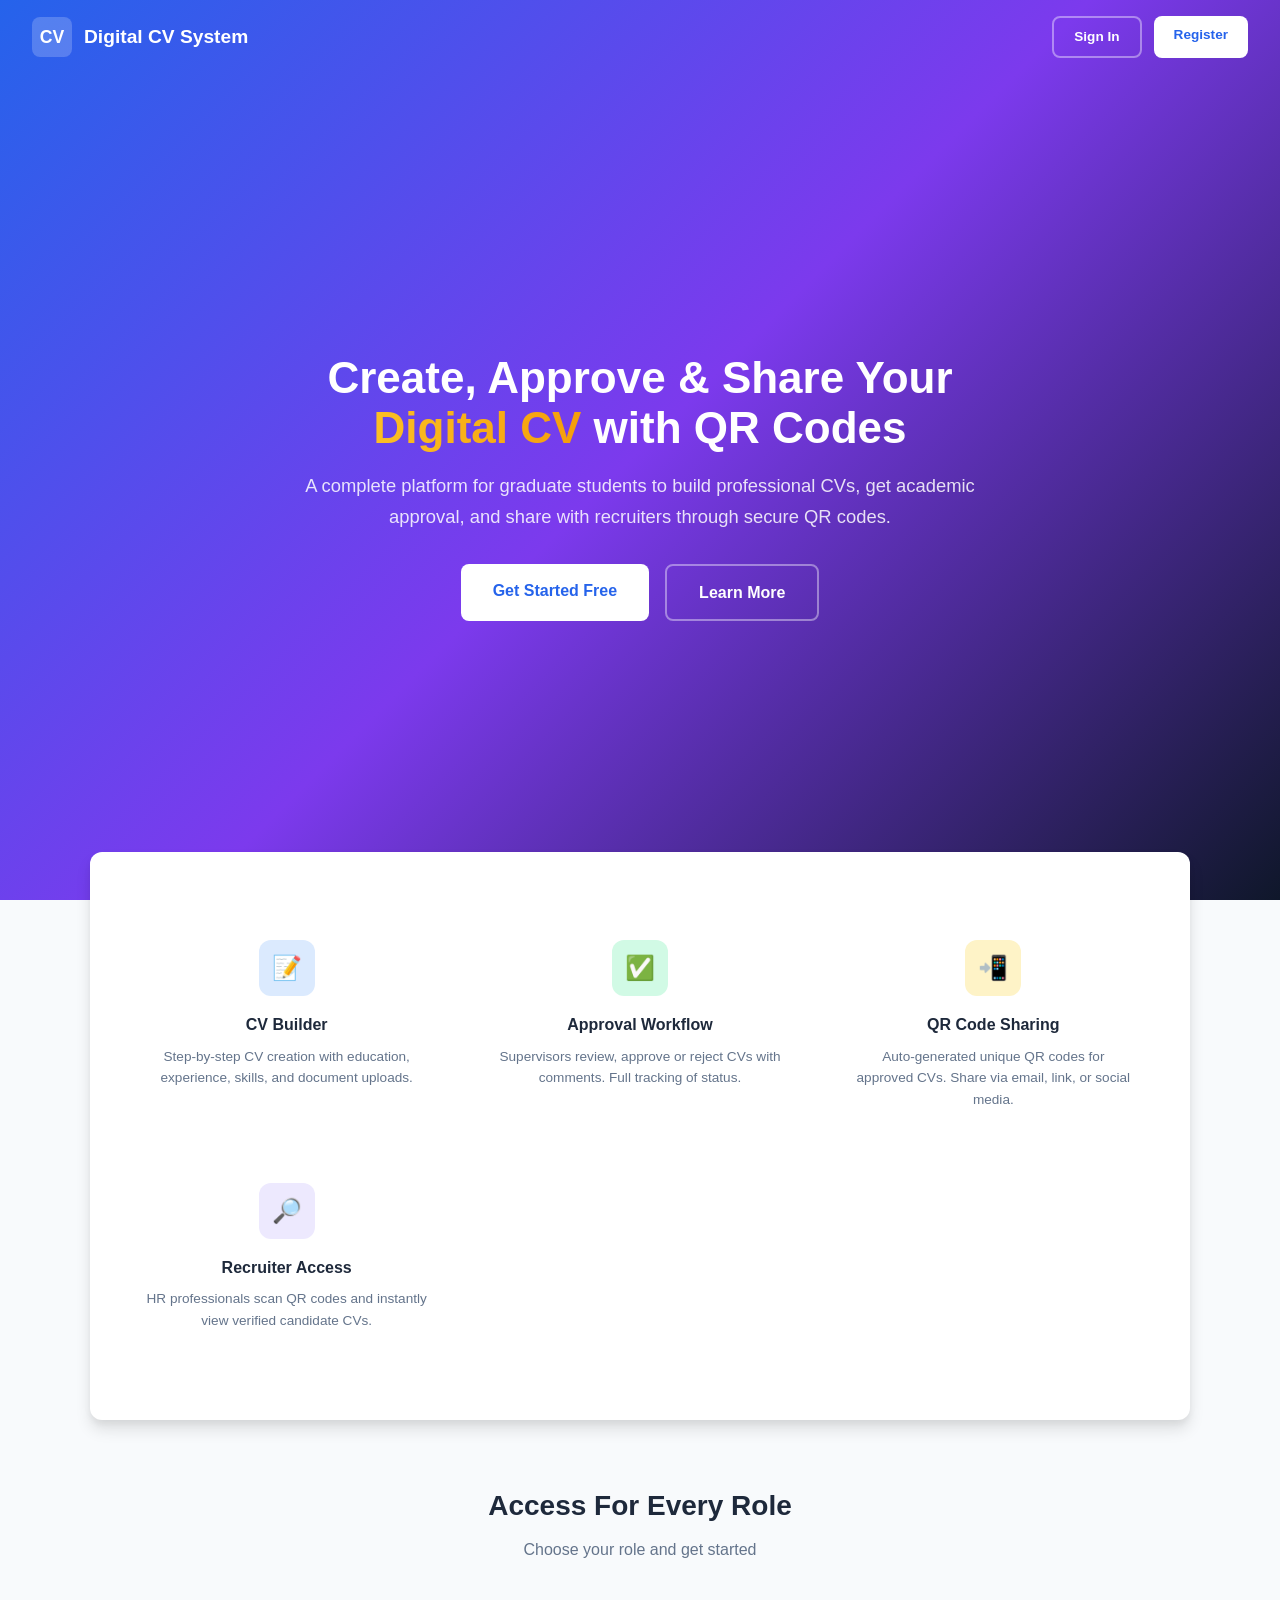
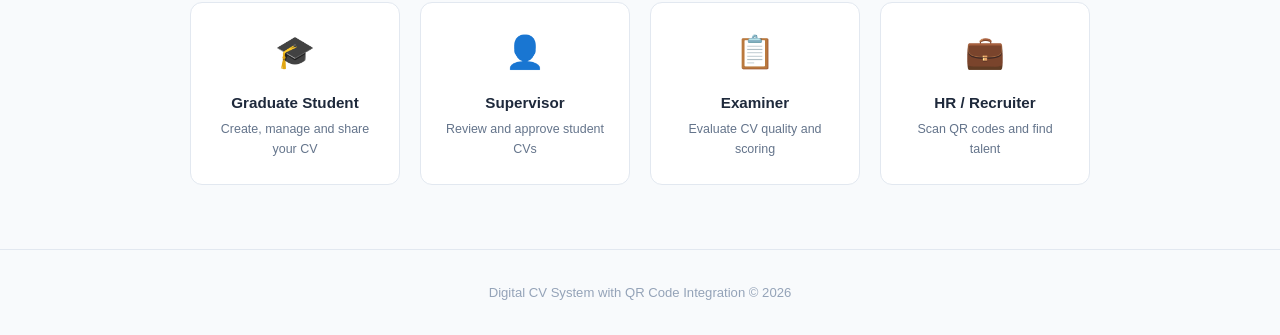
<file: index.html>
<!DOCTYPE html>
<html lang="en">
<head>
  <meta charset="UTF-8">
  <meta name="viewport" content="width=device-width, initial-scale=1.0">
  <title>Digital CV System - QR Code Integration</title>
  <link rel="stylesheet" href="css/style.css">
  <style>
    .hero {
      min-height: 100vh;
      background: linear-gradient(135deg, var(--primary) 0%, #7c3aed 50%, var(--secondary) 100%);
      color: var(--white);
      display: flex;
      flex-direction: column;
    }
    .hero-nav {
      display: flex;
      align-items: center;
      justify-content: space-between;
      padding: 1rem 2rem;
    }
    .hero-nav .brand {
      display: flex;
      align-items: center;
      gap: 0.75rem;
      font-size: 1.2rem;
      font-weight: 700;
    }
    .hero-nav .brand .logo-icon {
      width: 40px;
      height: 40px;
      background: rgba(255,255,255,0.2);
      border-radius: var(--radius);
      display: flex;
      align-items: center;
      justify-content: center;
      font-size: 1.1rem;
    }
    .hero-body {
      flex: 1;
      display: flex;
      align-items: center;
      justify-content: center;
      padding: 2rem;
    }
    .hero-content {
      max-width: 700px;
      text-align: center;
    }
    .hero-content h1 {
      font-size: 2.75rem;
      font-weight: 800;
      margin-bottom: 1rem;
      line-height: 1.15;
    }
    .hero-content h1 span {
      background: linear-gradient(90deg, #fbbf24, #f59e0b);
      background-clip: text;
      -webkit-background-clip: text;
      -webkit-text-fill-color: transparent;
    }
    .hero-content p {
      font-size: 1.15rem;
      opacity: 0.85;
      margin-bottom: 2rem;
      line-height: 1.7;
    }
    .hero-actions {
      display: flex;
      gap: 1rem;
      justify-content: center;
      flex-wrap: wrap;
    }
    .btn-hero {
      padding: 0.85rem 2rem;
      font-size: 1rem;
      font-weight: 600;
      border-radius: var(--radius);
      border: none;
      cursor: pointer;
      transition: var(--transition);
    }
    .btn-hero-primary {
      background: var(--white);
      color: var(--primary);
    }
    .btn-hero-primary:hover {
      transform: translateY(-2px);
      box-shadow: 0 8px 25px rgba(0,0,0,0.2);
    }
    .btn-hero-outline {
      background: transparent;
      color: var(--white);
      border: 2px solid rgba(255,255,255,0.4);
    }
    .btn-hero-outline:hover {
      background: rgba(255,255,255,0.1);
      border-color: rgba(255,255,255,0.7);
    }
    .features {
      display: grid;
      grid-template-columns: repeat(auto-fit, minmax(280px, 1fr));
      gap: 1.5rem;
      padding: 4rem 2rem;
      max-width: 1100px;
      margin: 0 auto;
      background: var(--white);
      border-radius: var(--radius-lg);
      box-shadow: var(--shadow-lg);
      margin-top: -3rem;
      position: relative;
      z-index: 10;
    }
    .feature-card {
      text-align: center;
      padding: 1.5rem;
    }
    .feature-card .feature-icon {
      width: 56px;
      height: 56px;
      border-radius: var(--radius-lg);
      display: inline-flex;
      align-items: center;
      justify-content: center;
      font-size: 1.5rem;
      margin-bottom: 1rem;
    }
    .feature-card h3 {
      font-size: 1rem;
      font-weight: 600;
      color: var(--gray-800);
      margin-bottom: 0.5rem;
    }
    .feature-card p {
      font-size: 0.85rem;
      color: var(--gray-500);
      line-height: 1.6;
    }
    .roles-section {
      padding: 4rem 2rem;
      text-align: center;
    }
    .roles-section h2 {
      font-size: 1.75rem;
      font-weight: 700;
      color: var(--gray-800);
      margin-bottom: 0.5rem;
    }
    .roles-section > p {
      color: var(--gray-500);
      margin-bottom: 2.5rem;
    }
    .roles-grid {
      display: grid;
      grid-template-columns: repeat(auto-fit, minmax(200px, 1fr));
      gap: 1.25rem;
      max-width: 900px;
      margin: 0 auto;
    }
    .role-card {
      background: var(--white);
      border: 1px solid var(--gray-200);
      border-radius: var(--radius-lg);
      padding: 1.5rem;
      transition: var(--transition);
      cursor: pointer;
    }
    .role-card:hover {
      border-color: var(--primary);
      box-shadow: var(--shadow-md);
      transform: translateY(-2px);
    }
    .role-card .role-icon {
      font-size: 2rem;
      margin-bottom: 0.75rem;
    }
    .role-card h4 {
      font-size: 0.95rem;
      font-weight: 600;
      color: var(--gray-800);
      margin-bottom: 0.35rem;
    }
    .role-card p {
      font-size: 0.78rem;
      color: var(--gray-500);
    }
    footer {
      text-align: center;
      padding: 2rem;
      font-size: 0.82rem;
      color: var(--gray-400);
      border-top: 1px solid var(--gray-200);
    }
    @media (max-width: 768px) {
      .hero-content h1 { font-size: 1.75rem; }
      .hero-content p { font-size: 0.95rem; }
      .features { margin-top: -1.5rem; padding: 2rem 1rem; }
    }
  </style>
</head>
<body>
  <div class="hero">
    <nav class="hero-nav">
      <div class="brand">
        <div class="logo-icon">CV</div>
        Digital CV System
      </div>
      <div style="display:flex;gap:0.75rem;">
        <a href="login.html" class="btn-hero btn-hero-outline" style="padding:0.5rem 1.25rem;font-size:0.85rem;">Sign In</a>
        <a href="register.html" class="btn-hero btn-hero-primary" style="padding:0.5rem 1.25rem;font-size:0.85rem;">Register</a>
      </div>
    </nav>
    <div class="hero-body">
      <div class="hero-content">
        <h1>Create, Approve &amp; Share Your <span>Digital CV</span> with QR Codes</h1>
        <p>A complete platform for graduate students to build professional CVs, get academic approval, and share with recruiters through secure QR codes.</p>
        <div class="hero-actions">
          <a href="register.html" class="btn-hero btn-hero-primary">Get Started Free</a>
          <a href="#features" class="btn-hero btn-hero-outline">Learn More</a>
        </div>
      </div>
    </div>
  </div>

  <section id="features" style="padding:0 2rem;">
    <div class="features">
      <div class="feature-card">
        <div class="feature-icon" style="background:var(--primary-light);color:var(--primary);">&#128221;</div>
        <h3>CV Builder</h3>
        <p>Step-by-step CV creation with education, experience, skills, and document uploads.</p>
      </div>
      <div class="feature-card">
        <div class="feature-icon" style="background:#d1fae5;color:var(--success);">&#9989;</div>
        <h3>Approval Workflow</h3>
        <p>Supervisors review, approve or reject CVs with comments. Full tracking of status.</p>
      </div>
      <div class="feature-card">
        <div class="feature-icon" style="background:#fef3c7;color:var(--warning);">&#128242;</div>
        <h3>QR Code Sharing</h3>
        <p>Auto-generated unique QR codes for approved CVs. Share via email, link, or social media.</p>
      </div>
      <div class="feature-card">
        <div class="feature-icon" style="background:#ede9fe;color:#7c3aed;">&#128270;</div>
        <h3>Recruiter Access</h3>
        <p>HR professionals scan QR codes and instantly view verified candidate CVs.</p>
      </div>
    </div>
  </section>

  <section class="roles-section">
    <h2>Access For Every Role</h2>
    <p>Choose your role and get started</p>
    <div class="roles-grid">
      <a href="register.html" class="role-card" style="text-decoration:none;">
        <div class="role-icon">&#127891;</div>
        <h4>Graduate Student</h4>
        <p>Create, manage and share your CV</p>
      </a>
      <a href="register.html" class="role-card" style="text-decoration:none;">
        <div class="role-icon">&#128100;</div>
        <h4>Supervisor</h4>
        <p>Review and approve student CVs</p>
      </a>
      <a href="register.html" class="role-card" style="text-decoration:none;">
        <div class="role-icon">&#128203;</div>
        <h4>Examiner</h4>
        <p>Evaluate CV quality and scoring</p>
      </a>
      <a href="register.html" class="role-card" style="text-decoration:none;">
        <div class="role-icon">&#128188;</div>
        <h4>HR / Recruiter</h4>
        <p>Scan QR codes and find talent</p>
      </a>
    </div>
  </section>

  <footer>
    Digital CV System with QR Code Integration &copy; 2026
  </footer>
</body>
</html>
</file>
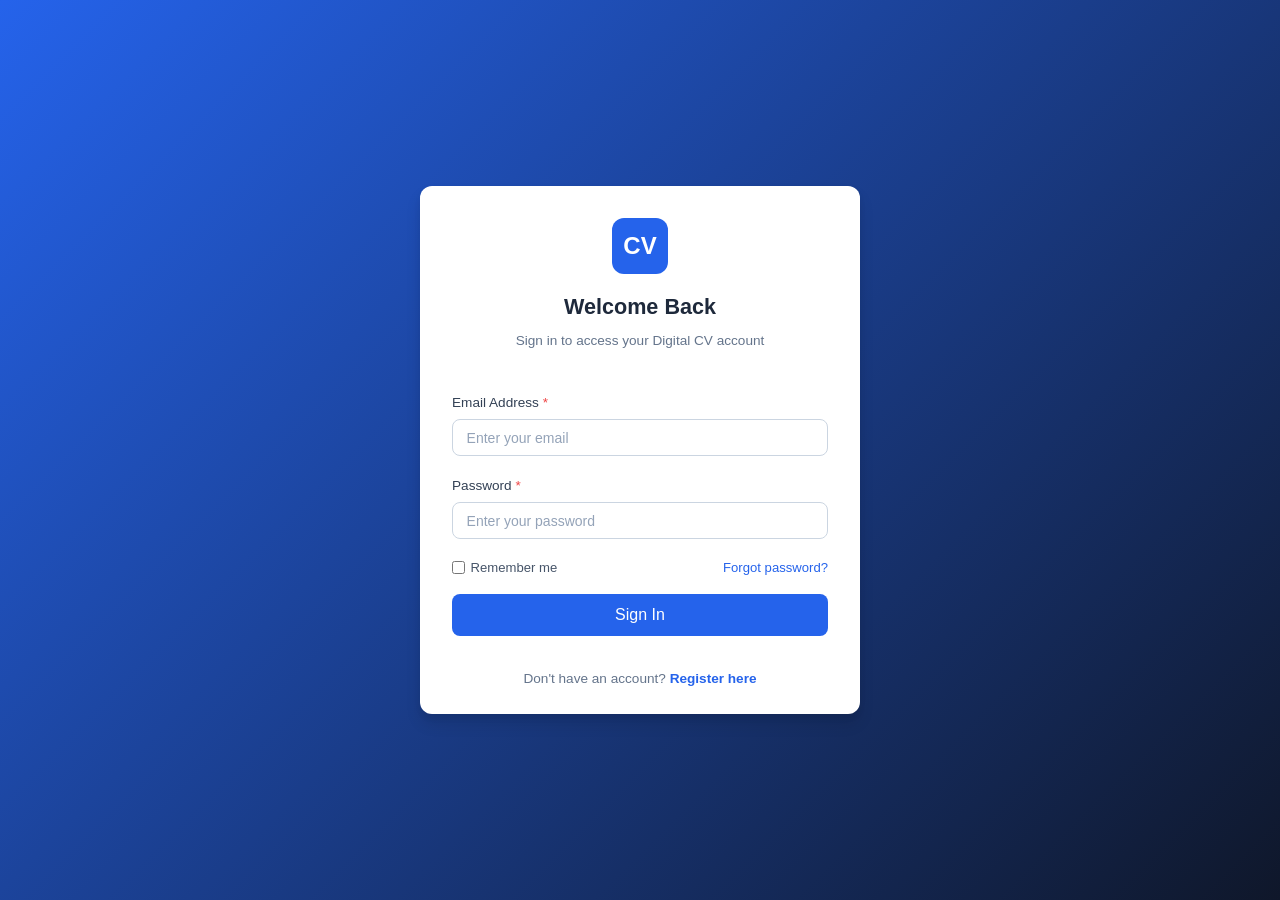
<file: examiner-dashboard.html>
<!DOCTYPE html>
<html lang="en">
<head>
  <meta charset="UTF-8">
  <meta name="viewport" content="width=device-width, initial-scale=1.0">
  <title>Examiner Dashboard - Digital CV System</title>
  <link rel="stylesheet" href="css/style.css">
</head>
<body>
  <div class="app-layout">
    <!-- Sidebar -->
    <aside class="sidebar">
      <div class="sidebar-header">
        <div class="logo-icon">CV</div>
        <div>
          <h2>Digital CV</h2>
          <span class="subtitle">Examiner Portal</span>
        </div>
      </div>
      <nav class="sidebar-nav">
        <div class="nav-section">Main</div>
        <a href="examiner-dashboard.html" class="active">
          <span class="nav-icon">&#127968;</span> Dashboard
        </a>
        <a href="#" onclick="switchTab('main','approved')">
          <span class="nav-icon">&#128196;</span> Approved CVs
        </a>
        <a href="#" onclick="switchTab('main','evaluated')">
          <span class="nav-icon">&#11088;</span> Evaluated
        </a>
        <div class="nav-section">Account</div>
        <a href="#" onclick="logout()">
          <span class="nav-icon">&#128682;</span> Logout
        </a>
      </nav>
      <div class="sidebar-user">
        <div class="avatar">E</div>
        <div class="user-info">
          <div class="name">Examiner</div>
          <div class="role">Examiner</div>
        </div>
      </div>
    </aside>

    <!-- Main Content -->
    <main class="main-content">
      <header class="top-header">
        <div class="d-flex align-center gap-1">
          <button class="menu-toggle" onclick="toggleSidebar()">&#9776;</button>
          <h1 class="page-title">Examiner Dashboard</h1>
        </div>
        <div class="header-actions">
          <div class="search-box">
            <span class="search-icon">&#128269;</span>
            <input type="text" placeholder="Search CVs..." id="searchInput" oninput="filterCVs()">
          </div>
        </div>
      </header>

      <div class="page-content">
        <!-- Stats -->
        <div class="stats-grid">
          <div class="stat-card">
            <div class="stat-icon blue">&#128196;</div>
            <div class="stat-info">
              <h4 id="statTotal">0</h4>
              <p>Approved CVs</p>
            </div>
          </div>
          <div class="stat-card">
            <div class="stat-icon green">&#11088;</div>
            <div class="stat-info">
              <h4 id="statEvaluated">0</h4>
              <p>Evaluated</p>
            </div>
          </div>
          <div class="stat-card">
            <div class="stat-icon orange">&#9203;</div>
            <div class="stat-info">
              <h4 id="statPendingEval">0</h4>
              <p>Pending Evaluation</p>
            </div>
          </div>
          <div class="stat-card">
            <div class="stat-icon purple">&#127942;</div>
            <div class="stat-info">
              <h4 id="statAvgScore">-</h4>
              <p>Average Score</p>
            </div>
          </div>
        </div>

        <!-- Tabs -->
        <div class="card">
          <div class="card-header">
            <div data-tab-group="main" style="display:flex;gap:0;">
              <button class="tab active" data-tab="approved" onclick="switchTab('main','approved')">Approved CVs</button>
              <button class="tab" data-tab="evaluated" onclick="switchTab('main','evaluated')">Evaluated</button>
            </div>
          </div>
          <div class="card-body">
            <!-- Approved CVs Tab -->
            <div class="tab-content active" id="approved">
              <div class="table-wrapper">
                <table>
                  <thead>
                    <tr>
                      <th>Student</th>
                      <th>CV Title</th>
                      <th>Approved Date</th>
                      <th>Evaluation</th>
                      <th>Actions</th>
                    </tr>
                  </thead>
                  <tbody id="approvedTableBody">
                    <tr><td colspan="5" class="text-center text-muted" style="padding:2rem;">No approved CVs to evaluate</td></tr>
                  </tbody>
                </table>
              </div>
            </div>

            <!-- Evaluated Tab -->
            <div class="tab-content" id="evaluated">
              <div class="table-wrapper">
                <table>
                  <thead>
                    <tr>
                      <th>Student</th>
                      <th>CV Title</th>
                      <th>Score</th>
                      <th>Evaluated Date</th>
                      <th>Actions</th>
                    </tr>
                  </thead>
                  <tbody id="evaluatedTableBody">
                    <tr><td colspan="5" class="text-center text-muted" style="padding:2rem;">No evaluated CVs</td></tr>
                  </tbody>
                </table>
              </div>
            </div>
          </div>
        </div>
      </div>
    </main>
  </div>

  <!-- Evaluation Modal -->
  <div class="modal-overlay" id="evalModal">
    <div class="modal" style="max-width:600px;">
      <div class="modal-header">
        <h3>Evaluate CV</h3>
        <button class="modal-close" onclick="closeModal('evalModal')">&times;</button>
      </div>
      <div class="modal-body">
        <div id="evalCVInfo" style="margin-bottom:1rem;"></div>
        <form id="evalForm">
          <div class="form-group">
            <label>Content Quality (1-10) <span class="required">*</span></label>
            <select class="form-control" id="evalContent">
              <option value="">Select score</option>
              <option value="10">10 - Excellent</option>
              <option value="9">9 - Very Good</option>
              <option value="8">8 - Good</option>
              <option value="7">7 - Above Average</option>
              <option value="6">6 - Average</option>
              <option value="5">5 - Below Average</option>
              <option value="4">4 - Poor</option>
              <option value="3">3 - Very Poor</option>
              <option value="2">2 - Inadequate</option>
              <option value="1">1 - Unacceptable</option>
            </select>
          </div>
          <div class="form-group">
            <label>Presentation (1-10) <span class="required">*</span></label>
            <select class="form-control" id="evalPresentation">
              <option value="">Select score</option>
              <option value="10">10 - Excellent</option>
              <option value="9">9 - Very Good</option>
              <option value="8">8 - Good</option>
              <option value="7">7 - Above Average</option>
              <option value="6">6 - Average</option>
              <option value="5">5 - Below Average</option>
              <option value="4">4 - Poor</option>
              <option value="3">3 - Very Poor</option>
              <option value="2">2 - Inadequate</option>
              <option value="1">1 - Unacceptable</option>
            </select>
          </div>
          <div class="form-group">
            <label>Completeness (1-10) <span class="required">*</span></label>
            <select class="form-control" id="evalCompleteness">
              <option value="">Select score</option>
              <option value="10">10 - Excellent</option>
              <option value="9">9 - Very Good</option>
              <option value="8">8 - Good</option>
              <option value="7">7 - Above Average</option>
              <option value="6">6 - Average</option>
              <option value="5">5 - Below Average</option>
              <option value="4">4 - Poor</option>
              <option value="3">3 - Very Poor</option>
              <option value="2">2 - Inadequate</option>
              <option value="1">1 - Unacceptable</option>
            </select>
          </div>
          <div class="form-group">
            <label>Overall Score</label>
            <input type="text" class="form-control" id="evalOverall" readonly placeholder="Auto-calculated">
          </div>
          <div class="form-group">
            <label>Comments</label>
            <textarea class="form-control" id="evalComments" rows="3" placeholder="Additional comments about the CV..."></textarea>
          </div>
        </form>
      </div>
      <div class="modal-footer">
        <button class="btn btn-outline" onclick="closeModal('evalModal')">Cancel</button>
        <button class="btn btn-primary" onclick="submitEvaluation()">Submit Evaluation</button>
      </div>
    </div>
  </div>

  <!-- View Evaluation Modal -->
  <div class="modal-overlay" id="viewEvalModal">
    <div class="modal" style="max-width:500px;">
      <div class="modal-header">
        <h3>Evaluation Details</h3>
        <button class="modal-close" onclick="closeModal('viewEvalModal')">&times;</button>
      </div>
      <div class="modal-body" id="viewEvalContent"></div>
    </div>
  </div>

  <script src="js/auth.js"></script>
  <script src="js/app.js"></script>
  <script>
    const user = requireAuth(['examiner']);
    let currentEvalCVId = null;

    // Auto-calculate overall score
    ['evalContent', 'evalPresentation', 'evalCompleteness'].forEach(id => {
      document.getElementById(id).addEventListener('change', calcOverall);
    });

    function calcOverall() {
      const c = parseInt(document.getElementById('evalContent').value) || 0;
      const p = parseInt(document.getElementById('evalPresentation').value) || 0;
      const comp = parseInt(document.getElementById('evalCompleteness').value) || 0;
      if (c && p && comp) {
        document.getElementById('evalOverall').value = ((c + p + comp) / 3).toFixed(1) + ' / 10';
      }
    }

    if (user) {
      document.addEventListener('DOMContentLoaded', loadExaminerDashboard);
    }

    async function loadExaminerDashboard() {
      try {
        const [cvsData, evalsData] = await Promise.all([
          apiCall('/cvs.php?action=list'),
          apiCall('/evaluations.php?action=list')
        ]);
        const cvs = (cvsData.cvs || []).filter(cv => cv.status === 'approved');
        const evaluations = evalsData.evaluations || [];
        const evaluatedIds = evaluations.map(e => e.cv_id);

        const evaluated = cvs.filter(c => evaluatedIds.includes(c.cv_id));
        const pendingEval = cvs.filter(c => !evaluatedIds.includes(c.cv_id));

        document.getElementById('statTotal').textContent = cvs.length;
        document.getElementById('statEvaluated').textContent = evaluated.length;
        document.getElementById('statPendingEval').textContent = pendingEval.length;

        if (evaluations.length > 0) {
          const avg = evaluations.reduce((sum, e) => sum + e.overall_score, 0) / evaluations.length;
          document.getElementById('statAvgScore').textContent = avg.toFixed(1);
        }

        // Approved table
        const approvedBody = document.getElementById('approvedTableBody');
        if (pendingEval.length > 0) {
          approvedBody.innerHTML = pendingEval.map(cv => `
            <tr>
              <td><strong>${cv.student_name || cv.student_email}</strong></td>
              <td>${cv.title}</td>
              <td>${formatDate(cv.reviewed_at || cv.updated_at)}</td>
              <td><span class="badge badge-pending">Not Evaluated</span></td>
              <td><button class="btn btn-primary btn-sm" onclick="openEvaluation('${cv.cv_id}')">&#11088; Evaluate</button></td>
            </tr>
          `).join('');
        } else {
          approvedBody.innerHTML = '<tr><td colspan="5" class="text-center text-muted" style="padding:2rem;">No CVs pending evaluation</td></tr>';
        }

        // Evaluated table
        const evalBody = document.getElementById('evaluatedTableBody');
        if (evaluated.length > 0) {
          evalBody.innerHTML = evaluated.map(cv => {
            const ev = evaluations.find(e => e.cv_id === cv.cv_id);
            return `
            <tr>
              <td><strong>${cv.student_name || cv.student_email}</strong></td>
              <td>${cv.title}</td>
              <td><span class="badge badge-approved">${parseFloat(ev.overall_score).toFixed(1)}/10</span></td>
              <td>${formatDate(ev.evaluated_at)}</td>
              <td><button class="btn btn-outline btn-sm" onclick="viewEvaluation('${cv.cv_id}')">&#128065; View</button></td>
            </tr>`;
          }).join('');
        } else {
          evalBody.innerHTML = '<tr><td colspan="5" class="text-center text-muted" style="padding:2rem;">No evaluations yet</td></tr>';
        }
      } catch (err) {
        console.error('Error loading dashboard:', err);
        showToast('Failed to load data. Make sure PHP server is running.', 'error');
      }
    }

    async function openEvaluation(cvId) {
      currentEvalCVId = cvId;
      try {
        const data = await apiCall('/cvs.php?action=get&id=' + cvId);
        const cv = data.cv;
        if (!cv) {
          showToast('CV not found', 'error');
          return;
        }

        document.getElementById('evalCVInfo').innerHTML = `
          <h4>${cv.title}</h4>
          <p class="text-muted">By ${cv.student_name || cv.student_email}</p>
        `;

        document.getElementById('evalContent').value = '';
        document.getElementById('evalPresentation').value = '';
        document.getElementById('evalCompleteness').value = '';
        document.getElementById('evalOverall').value = '';
        document.getElementById('evalComments').value = '';

        openModal('evalModal');
      } catch (err) {
        console.error('Error loading CV:', err);
        showToast('Failed to load CV', 'error');
      }
    }

    async function submitEvaluation() {
      const content = parseInt(document.getElementById('evalContent').value);
      const presentation = parseInt(document.getElementById('evalPresentation').value);
      const completeness = parseInt(document.getElementById('evalCompleteness').value);
      const comments = document.getElementById('evalComments').value.trim();

      if (!content || !presentation || !completeness) {
        alert('Please score all criteria.');
        return;
      }

      const overall = (content + presentation + completeness) / 3;
      try {
        await apiCall('/evaluations.php?action=create', {
          method: 'POST',
          body: {
            cv_id: currentEvalCVId,
            content_quality_score: content,
            presentation_score: presentation,
            completeness_score: completeness,
            overall_score: overall,
            comments
          }
        });
        showToast('Evaluation submitted!', 'success');
        closeModal('evalModal');
        loadExaminerDashboard();
      } catch (err) {
        console.error('Error submitting evaluation:', err);
        showToast('Failed to submit evaluation: ' + err.message, 'error');
      }
    }

    async function viewEvaluation(cvId) {
      try {
        const data = await apiCall('/evaluations.php?action=get&cv_id=' + cvId);
        const ev = data.evaluation;
        if (!ev) {
          showToast('Evaluation not found', 'error');
          return;
        }

        document.getElementById('viewEvalContent').innerHTML = `
          <div class="cv-section">
            <h3>Scores</h3>
            <div style="display:grid;grid-template-columns:1fr 1fr;gap:0.75rem;">
              <div><strong>Content Quality:</strong> ${ev.content_quality_score}/10</div>
              <div><strong>Presentation:</strong> ${ev.presentation_score}/10</div>
              <div><strong>Completeness:</strong> ${ev.completeness_score}/10</div>
              <div><strong>Overall:</strong> <span class="badge badge-approved">${ev.overall_score.toFixed(1)}/10</span></div>
            </div>
          </div>
          ${ev.comments ? `<div class="cv-section"><h3>Comments</h3><p style="font-size:0.85rem;">${ev.comments}</p></div>` : ''}
          <p class="text-muted" style="font-size:0.78rem;">Evaluated by ${ev.examiner_name} on ${formatDate(ev.evaluated_at)}</p>
        `;
        openModal('viewEvalModal');
      } catch (err) {
        console.error('Error loading evaluation:', err);
        showToast('Failed to load evaluation', 'error');
      }
    }

    function filterCVs() {
      const query = document.getElementById('searchInput').value.toLowerCase();
      document.querySelectorAll('tbody tr').forEach(row => {
        const text = row.textContent.toLowerCase();
        row.style.display = text.includes(query) ? '' : 'none';
      });
    }
  </script>
</body>
</html>
</file>
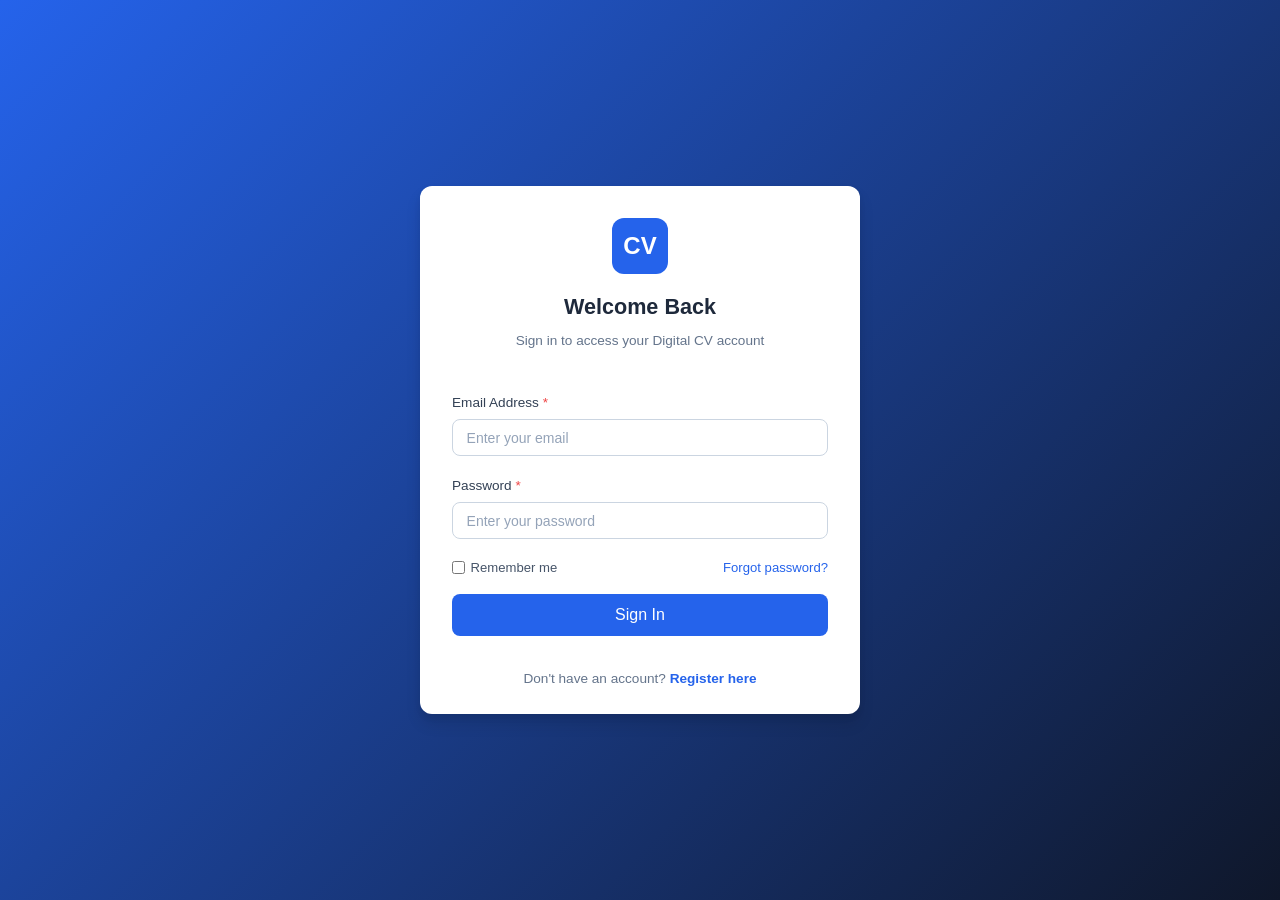
<file: login.html>
<!DOCTYPE html>
<html lang="en">
<head>
  <meta charset="UTF-8">
  <meta name="viewport" content="width=device-width, initial-scale=1.0">
  <title>Login - Digital CV System</title>
  <link rel="stylesheet" href="css/style.css">
</head>
<body>
  <div class="auth-wrapper">
    <div class="auth-card fade-in">
      <div class="auth-header">
        <div class="auth-logo">CV</div>
        <h1>Welcome Back</h1>
        <p>Sign in to access your Digital CV account</p>
      </div>
      <div class="auth-body">
        <div id="loginAlert" class="alert alert-danger hidden">
          <span>&#9888;</span> <span id="loginAlertMsg">Invalid credentials</span>
        </div>
        <form id="loginForm" onsubmit="handleLogin(event)">
          <div class="form-group">
            <label>Email Address <span class="required">*</span></label>
            <input type="email" class="form-control" id="loginEmail" placeholder="Enter your email" required>
          </div>
          <div class="form-group">
            <label>Password <span class="required">*</span></label>
            <input type="password" class="form-control" id="loginPassword" placeholder="Enter your password" required>
          </div>
          <div class="d-flex justify-between align-center mb-2">
            <label style="display:flex;align-items:center;gap:0.35rem;font-size:0.82rem;color:var(--gray-600);cursor:pointer;">
              <input type="checkbox" id="rememberMe"> Remember me
            </label>
            <a href="#" style="font-size:0.82rem;">Forgot password?</a>
          </div>
          <button type="submit" class="btn btn-primary btn-block btn-lg">Sign In</button>
        </form>
      </div>
      <div class="auth-footer">
        Don't have an account? <a href="register.html">Register here</a>
      </div>
    </div>
  </div>

  <script src="js/auth.js"></script>
</body>
</html>
</file>
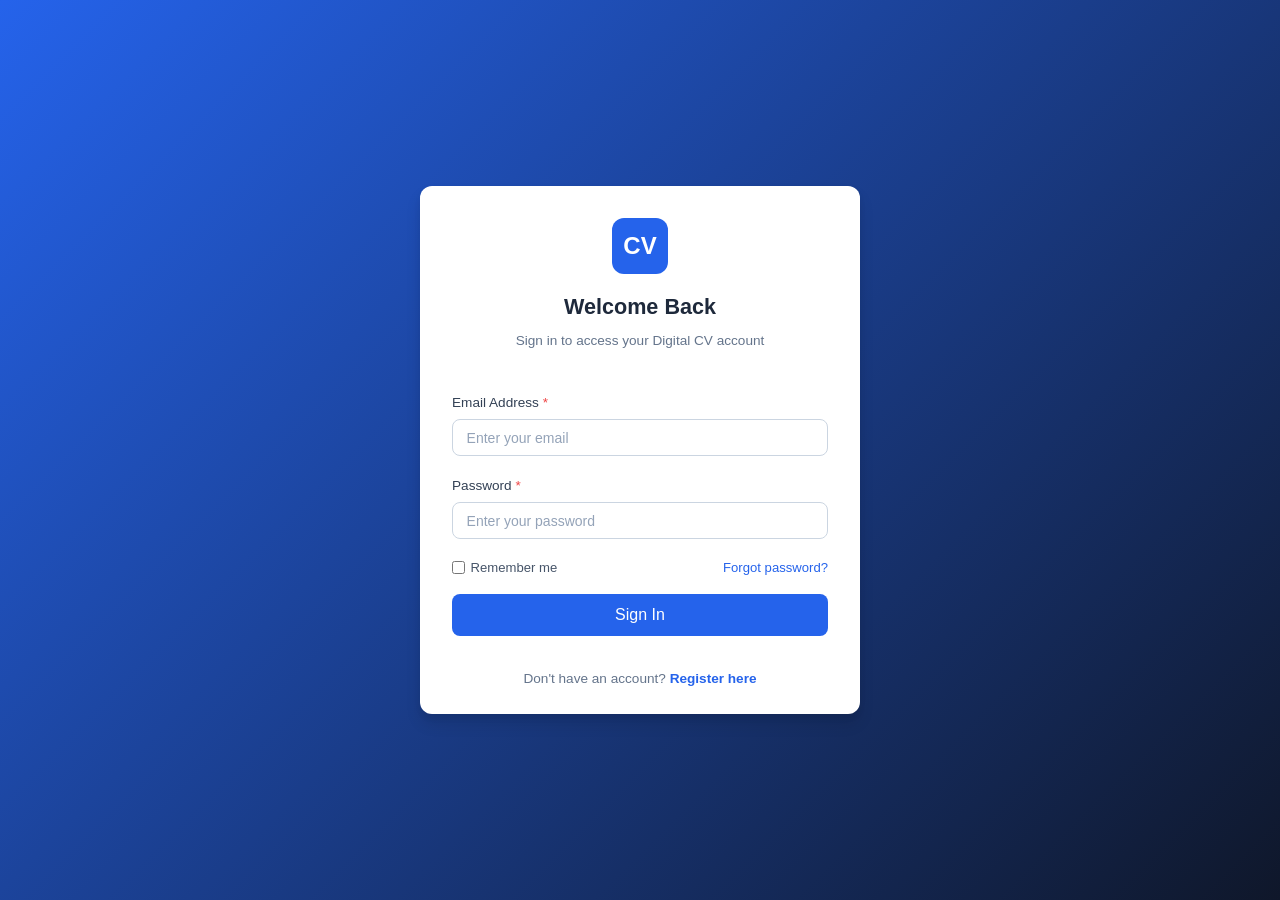
<file: manager-dashboard.html>
<!DOCTYPE html>
<html lang="en">
<head>
  <meta charset="UTF-8">
  <meta name="viewport" content="width=device-width, initial-scale=1.0">
  <title>System Manager - Digital CV System</title>
  <link rel="stylesheet" href="css/style.css">
</head>
<body>
  <div class="app-layout">
    <!-- Sidebar -->
    <aside class="sidebar">
      <div class="sidebar-header">
        <div class="logo-icon">CV</div>
        <div>
          <h2>Digital CV</h2>
          <span class="subtitle">Manager Portal</span>
        </div>
      </div>
      <nav class="sidebar-nav">
        <div class="nav-section">Main</div>
        <a href="manager-dashboard.html" class="active">
          <span class="nav-icon">&#127968;</span> Dashboard
        </a>
        <a href="#" onclick="switchTab('main','users')">
          <span class="nav-icon">&#128101;</span> User Management
        </a>
        <a href="#" onclick="switchTab('main','invitations')">
          <span class="nav-icon">&#128233;</span> Invitations
        </a>
        <a href="#" onclick="switchTab('main','cvs')">
          <span class="nav-icon">&#128196;</span> CV Management
        </a>
        <a href="#" onclick="switchTab('main','qrcodes')">
          <span class="nav-icon">&#128242;</span> QR Codes
        </a>
        <div class="nav-section">Monitoring</div>
        <a href="#" onclick="switchTab('main','reports')">
          <span class="nav-icon">&#128202;</span> Reports
        </a>
        <a href="#" onclick="switchTab('main','audit')">
          <span class="nav-icon">&#128203;</span> Audit Logs
        </a>
        <div class="nav-section">System</div>
        <a href="#" onclick="logout()">
          <span class="nav-icon">&#128682;</span> Logout
        </a>
      </nav>
      <div class="sidebar-user">
        <div class="avatar">M</div>
        <div class="user-info">
          <div class="name">Manager</div>
          <div class="role">System Manager</div>
        </div>
      </div>
    </aside>

    <!-- Main Content -->
    <main class="main-content">
      <header class="top-header">
        <div class="d-flex align-center gap-1">
          <button class="menu-toggle" onclick="toggleSidebar()">&#9776;</button>
          <h1 class="page-title">System Manager Dashboard</h1>
        </div>
        <div class="header-actions">
          <div class="search-box">
            <span class="search-icon">&#128269;</span>
            <input type="text" placeholder="Search users, CVs..." id="globalSearch">
          </div>
        </div>
      </header>

      <div class="page-content">
        <!-- Stats -->
        <div class="stats-grid">
          <div class="stat-card">
            <div class="stat-icon blue">&#128101;</div>
            <div class="stat-info">
              <h4 id="statUsers">0</h4>
              <p>Total Users</p>
            </div>
          </div>
          <div class="stat-card">
            <div class="stat-icon green">&#128196;</div>
            <div class="stat-info">
              <h4 id="statCVs">0</h4>
              <p>Total CVs</p>
            </div>
          </div>
          <div class="stat-card">
            <div class="stat-icon orange">&#9989;</div>
            <div class="stat-info">
              <h4 id="statApproved">0</h4>
              <p>Approved CVs</p>
            </div>
          </div>
          <div class="stat-card">
            <div class="stat-icon purple">&#128242;</div>
            <div class="stat-info">
              <h4 id="statQRCodes">0</h4>
              <p>QR Codes Generated</p>
            </div>
          </div>
          <div class="stat-card">
            <div class="stat-icon red">&#10060;</div>
            <div class="stat-info">
              <h4 id="statRejected">0</h4>
              <p>Rejected CVs</p>
            </div>
          </div>
        </div>

        <!-- Charts Row -->
        <div style="display:grid;grid-template-columns:1fr 1fr;gap:1.25rem;margin-bottom:1.5rem;">
          <div class="card">
            <div class="card-header">
              <h3>CV Status Distribution</h3>
            </div>
            <div class="card-body">
              <div id="statusChart" class="chart-placeholder">
                Chart will render with backend data
              </div>
              <div class="d-flex gap-2 mt-2" style="justify-content:center;flex-wrap:wrap;">
                <div style="font-size:0.78rem;"><span style="display:inline-block;width:12px;height:12px;background:var(--success);border-radius:2px;margin-right:4px;"></span> Approved: <strong id="chartApproved">0</strong></div>
                <div style="font-size:0.78rem;"><span style="display:inline-block;width:12px;height:12px;background:var(--warning);border-radius:2px;margin-right:4px;"></span> Pending: <strong id="chartPending">0</strong></div>
                <div style="font-size:0.78rem;"><span style="display:inline-block;width:12px;height:12px;background:var(--danger);border-radius:2px;margin-right:4px;"></span> Rejected: <strong id="chartRejected">0</strong></div>
                <div style="font-size:0.78rem;"><span style="display:inline-block;width:12px;height:12px;background:var(--gray-400);border-radius:2px;margin-right:4px;"></span> Draft: <strong id="chartDraft">0</strong></div>
              </div>
            </div>
          </div>
          <div class="card">
            <div class="card-header">
              <h3>Users by Role</h3>
            </div>
            <div class="card-body">
              <div id="roleChart" class="chart-placeholder">
                Chart will render with backend data
              </div>
              <div class="d-flex gap-2 mt-2" style="justify-content:center;flex-wrap:wrap;">
                <div style="font-size:0.78rem;"><span style="display:inline-block;width:12px;height:12px;background:var(--primary);border-radius:2px;margin-right:4px;"></span> Students: <strong id="chartStudents">0</strong></div>
                <div style="font-size:0.78rem;"><span style="display:inline-block;width:12px;height:12px;background:var(--success);border-radius:2px;margin-right:4px;"></span> Supervisors: <strong id="chartSupervisors">0</strong></div>
                <div style="font-size:0.78rem;"><span style="display:inline-block;width:12px;height:12px;background:#7c3aed;border-radius:2px;margin-right:4px;"></span> Examiners: <strong id="chartExaminers">0</strong></div>
                <div style="font-size:0.78rem;"><span style="display:inline-block;width:12px;height:12px;background:var(--accent);border-radius:2px;margin-right:4px;"></span> Recruiters: <strong id="chartRecruiters">0</strong></div>
              </div>
            </div>
          </div>
        </div>

        <!-- Tabs -->
        <div class="card">
          <div class="card-header">
            <div data-tab-group="main" style="display:flex;gap:0;flex-wrap:wrap;">
              <button class="tab active" data-tab="users" onclick="switchTab('main','users')">Users</button>
              <button class="tab" data-tab="invitations" onclick="switchTab('main','invitations')">Invitations</button>
              <button class="tab" data-tab="cvs" onclick="switchTab('main','cvs')">All CVs</button>
              <button class="tab" data-tab="qrcodes" onclick="switchTab('main','qrcodes')">QR Codes</button>
              <button class="tab" data-tab="reports" onclick="switchTab('main','reports')">Reports</button>
              <button class="tab" data-tab="audit" onclick="switchTab('main','audit')">Audit Logs</button>
            </div>
          </div>
          <div class="card-body">
            <!-- Users Tab -->
            <div class="tab-content active" id="users">
              <div class="d-flex justify-between align-center mb-2">
                <h3>Registered Users</h3>
                <button class="btn btn-primary btn-sm" onclick="openModal('addUserModal')">&#43; Add User</button>
              </div>
              <div class="table-wrapper">
                <table>
                  <thead>
                    <tr>
                      <th>Name</th>
                      <th>Email</th>
                      <th>Role</th>
                      <th>Status</th>
                      <th>Institution</th>
                      <th>Registered</th>
                      <th>Actions</th>
                    </tr>
                  </thead>
                  <tbody id="usersTableBody"></tbody>
                </table>
              </div>
            </div>

            <!-- Invitations Tab -->
            <div class="tab-content" id="invitations">
              <div class="d-flex justify-between align-center mb-2">
                <h3>Invitation Management</h3>
                <button class="btn btn-primary btn-sm" onclick="openModal('createInviteModal')">&#43; Create Invitation</button>
              </div>
              <div class="table-wrapper">
                <table>
                  <thead>
                    <tr>
                      <th>Email</th>
                      <th>Role</th>
                      <th>Status</th>
                      <th>Expires</th>
                      <th>Created By</th>
                      <th>Actions</th>
                    </tr>
                  </thead>
                  <tbody id="invitationsTableBody"></tbody>
                </table>
              </div>
            </div>

            <!-- CVs Tab -->
            <div class="tab-content" id="cvs">
              <div class="d-flex justify-between align-center mb-2">
                <h3>All CVs</h3>
                <div class="d-flex gap-1">
                  <select class="form-control" style="width:auto;" id="filterCVStatus" onchange="loadCVsTab()">
                    <option value="">All Statuses</option>
                    <option value="draft">Draft</option>
                    <option value="pending">Pending</option>
                    <option value="approved">Approved</option>
                    <option value="rejected">Rejected</option>
                  </select>
                </div>
              </div>
              <div class="table-wrapper">
                <table>
                  <thead>
                    <tr>
                      <th>Student</th>
                      <th>Title</th>
                      <th>Status</th>
                      <th>Created</th>
                      <th>Updated</th>
                      <th>Actions</th>
                    </tr>
                  </thead>
                  <tbody id="cvsTableBody"></tbody>
                </table>
              </div>
            </div>

            <!-- QR Codes Tab -->
            <div class="tab-content" id="qrcodes">
              <div class="d-flex justify-between align-center mb-2">
                <h3>QR Code Management</h3>
              </div>
              <div class="table-wrapper">
                <table>
                  <thead>
                    <tr>
                      <th>Student</th>
                      <th>CV Title</th>
                      <th>QR Code ID</th>
                      <th>Generated Date</th>
                      <th>Access Count</th>
                      <th>Actions</th>
                    </tr>
                  </thead>
                  <tbody id="qrTableBody"></tbody>
                </table>
              </div>
            </div>

            <!-- Reports Tab -->
            <div class="tab-content" id="reports">
              <div class="d-flex justify-between align-center mb-2">
                <h3>Reports</h3>
                <button class="btn btn-primary btn-sm" onclick="exportReport()">&#11015; Export Report</button>
              </div>
              <div style="display:grid;grid-template-columns:1fr 1fr;gap:1.25rem;">
                <div class="card">
                  <div class="card-header"><h3>CV Statistics</h3></div>
                  <div class="card-body" id="cvStatsReport"></div>
                </div>
                <div class="card">
                  <div class="card-header"><h3>QR Code Usage</h3></div>
                  <div class="card-body" id="qrUsageReport"></div>
                </div>
                <div class="card">
                  <div class="card-header"><h3>Student Activity</h3></div>
                  <div class="card-body" id="studentActivityReport"></div>
                </div>
                <div class="card">
                  <div class="card-header"><h3>Approval Rate</h3></div>
                  <div class="card-body" id="approvalRateReport"></div>
                </div>
              </div>
            </div>

            <!-- Audit Logs Tab -->
            <div class="tab-content" id="audit">
              <div class="d-flex justify-between align-center mb-2">
                <h3>Audit Logs</h3>
                <button class="btn btn-outline btn-sm" onclick="clearAuditLogs()">Clear Logs</button>
              </div>
              <div class="table-wrapper">
                <table>
                  <thead>
                    <tr>
                      <th>Timestamp</th>
                      <th>User</th>
                      <th>Role</th>
                      <th>Action</th>
                      <th>Details</th>
                    </tr>
                  </thead>
                  <tbody id="auditTableBody"></tbody>
                </table>
              </div>
            </div>
          </div>
        </div>
      </div>
    </main>
  </div>

  <!-- Add User Modal -->
  <div class="modal-overlay" id="addUserModal">
    <div class="modal">
      <div class="modal-header">
        <h3>Add New User</h3>
        <button class="modal-close" onclick="closeModal('addUserModal')">&times;</button>
      </div>
      <div class="modal-body">
        <form id="addUserForm">
          <div class="form-row">
            <div class="form-group">
              <label>First Name <span class="required">*</span></label>
              <input type="text" class="form-control" id="addFirstName" required>
            </div>
            <div class="form-group">
              <label>Last Name <span class="required">*</span></label>
              <input type="text" class="form-control" id="addLastName" required>
            </div>
          </div>
          <div class="form-group">
            <label>Email <span class="required">*</span></label>
            <input type="email" class="form-control" id="addEmail" required>
          </div>
          <div class="form-group">
            <label>Role <span class="required">*</span></label>
            <select class="form-control" id="addRole" required>
              <option value="student">Student</option>
              <option value="supervisor">Supervisor</option>
              <option value="examiner">Examiner</option>
              <option value="recruiter">HR / Recruiter</option>
              <option value="manager">System Manager</option>
            </select>
          </div>
          <div class="form-group">
            <label>Institution</label>
            <input type="text" class="form-control" id="addInstitution">
          </div>
          <div class="form-group">
            <label>Password <span class="required">*</span></label>
            <input type="password" class="form-control" id="addPassword" required minlength="8">
          </div>
        </form>
      </div>
      <div class="modal-footer">
        <button class="btn btn-outline" onclick="closeModal('addUserModal')">Cancel</button>
        <button class="btn btn-primary" onclick="addUser()">Create User</button>
      </div>
    </div>
  </div>

  <!-- Edit User Modal -->
  <div class="modal-overlay" id="editUserModal">
    <div class="modal">
      <div class="modal-header">
        <h3>Edit User</h3>
        <button class="modal-close" onclick="closeModal('editUserModal')">&times;</button>
      </div>
      <div class="modal-body">
        <form id="editUserForm">
          <input type="hidden" id="editUserEmail">
          <div class="form-row">
            <div class="form-group">
              <label>First Name</label>
              <input type="text" class="form-control" id="editFirstName">
            </div>
            <div class="form-group">
              <label>Last Name</label>
              <input type="text" class="form-control" id="editLastName">
            </div>
          </div>
          <div class="form-group">
            <label>Role</label>
            <select class="form-control" id="editRole">
              <option value="student">Student</option>
              <option value="supervisor">Supervisor</option>
              <option value="examiner">Examiner</option>
              <option value="recruiter">HR / Recruiter</option>
              <option value="manager">System Manager</option>
            </select>
          </div>
          <div class="form-group">
            <label>Institution</label>
            <input type="text" class="form-control" id="editInstitution">
          </div>
        </form>
      </div>
      <div class="modal-footer">
        <button class="btn btn-outline" onclick="closeModal('editUserModal')">Cancel</button>
        <button class="btn btn-primary" onclick="saveUserEdit()">Save Changes</button>
      </div>
    </div>
  </div>

  <!-- Create Invitation Modal -->
  <div class="modal-overlay" id="createInviteModal">
    <div class="modal">
      <div class="modal-header">
        <h3>Create Invitation</h3>
        <button class="modal-close" onclick="closeModal('createInviteModal')">&times;</button>
      </div>
      <div class="modal-body">
        <form id="createInviteForm">
          <div class="form-group">
            <label>Email Address <span class="required">*</span></label>
            <input type="email" class="form-control" id="inviteEmail" required placeholder="recipient@example.com">
          </div>
          <div class="form-group">
            <label>Role <span class="required">*</span></label>
            <select class="form-control" id="inviteRole" required>
              <option value="">Select Role</option>
              <option value="supervisor">Supervisor</option>
              <option value="examiner">Examiner</option>
            </select>
            <p class="form-hint">Only supervisor and examiner roles can be invited via token</p>
          </div>
        </form>
      </div>
      <div class="modal-footer">
        <button class="btn btn-outline" onclick="closeModal('createInviteModal')">Cancel</button>
        <button class="btn btn-primary" onclick="createInvitation()">Create & Send</button>
      </div>
    </div>
  </div>

  <script src="js/auth.js"></script>
  <script src="js/app.js"></script>
  <script>
    const user = requireAuth(['manager']);
    let allUsers = [];
    let allCVs = [];
    let allLogs = [];
    let allEvaluations = [];
    let allInvitations = [];

    if (user) {
      document.addEventListener('DOMContentLoaded', loadManagerDashboard);
    }

    async function loadManagerDashboard() {
      try {
        const [usersData, cvsData, logsData, evalsData, invitesData] = await Promise.all([
          apiCall('/users.php?action=list'),
          apiCall('/cvs.php?action=list'),
          apiCall('/audit_logs.php?action=list'),
          apiCall('/evaluations.php?action=list'),
          apiCall('/invitations.php?action=list')
        ]);
        allUsers = usersData.users || [];
        allCVs = cvsData.cvs || [];
        allLogs = logsData.logs || [];
        allEvaluations = evalsData.evaluations || [];
        allInvitations = invitesData.invitations || [];

        loadStats();
        loadUsersTab();
        loadInvitationsTab();
        loadCVsTab();
        loadQRTab();
        loadReportsTab();
        loadAuditTab();
      } catch (err) {
        console.error('Error loading dashboard:', err);
        showToast('Failed to load data. Make sure PHP server is running.', 'error');
      }
    }

    function loadStats() {
      const approved = allCVs.filter(c => c.status === 'approved');
      const rejected = allCVs.filter(c => c.status === 'rejected');
      const pending = allCVs.filter(c => c.status === 'submitted' || c.status === 'under_review');
      const drafts = allCVs.filter(c => c.status === 'draft');

      document.getElementById('statUsers').textContent = allUsers.length;
      document.getElementById('statCVs').textContent = allCVs.length;
      document.getElementById('statApproved').textContent = approved.length;
      document.getElementById('statQRCodes').textContent = approved.length;
      document.getElementById('statRejected').textContent = rejected.length;

      document.getElementById('chartApproved').textContent = approved.length;
      document.getElementById('chartPending').textContent = pending.length;
      document.getElementById('chartRejected').textContent = rejected.length;
      document.getElementById('chartDraft').textContent = drafts.length;

      document.getElementById('chartStudents').textContent = allUsers.filter(u => u.role_name === 'student').length;
      document.getElementById('chartSupervisors').textContent = allUsers.filter(u => u.role_name === 'supervisor').length;
      document.getElementById('chartExaminers').textContent = allUsers.filter(u => u.role_name === 'examiner').length;
      document.getElementById('chartRecruiters').textContent = allUsers.filter(u => u.role_name === 'recruiter').length;

      renderBarChart('statusChart', [
        { label: 'Approved', value: approved.length, color: 'var(--success)' },
        { label: 'Pending', value: pending.length, color: 'var(--warning)' },
        { label: 'Rejected', value: rejected.length, color: 'var(--danger)' },
        { label: 'Draft', value: drafts.length, color: 'var(--gray-400)' }
      ]);

      renderBarChart('roleChart', [
        { label: 'Students', value: allUsers.filter(u => u.role_name === 'student').length, color: 'var(--primary)' },
        { label: 'Supervisors', value: allUsers.filter(u => u.role_name === 'supervisor').length, color: 'var(--success)' },
        { label: 'Examiners', value: allUsers.filter(u => u.role_name === 'examiner').length, color: '#7c3aed' },
        { label: 'Recruiters', value: allUsers.filter(u => u.role_name === 'recruiter').length, color: 'var(--accent)' }
      ]);
    }

    function renderBarChart(containerId, data) {
      const container = document.getElementById(containerId);
      const maxVal = Math.max(...data.map(d => d.value), 1);
      container.innerHTML = `<div style="display:flex;align-items:flex-end;gap:1rem;height:180px;padding:0.5rem;">
        ${data.map(d => `
          <div style="flex:1;display:flex;flex-direction:column;align-items:center;justify-content:flex-end;height:100%;">
            <span style="font-size:0.75rem;font-weight:600;margin-bottom:0.25rem;">${d.value}</span>
            <div style="width:100%;max-width:60px;background:${d.color};border-radius:4px 4px 0 0;height:${(d.value / maxVal) * 150}px;min-height:4px;transition:height 0.3s;"></div>
            <span style="font-size:0.65rem;color:var(--gray-500);margin-top:0.35rem;text-align:center;">${d.label}</span>
          </div>
        `).join('')}
      </div>`;
    }

    function loadUsersTab() {
      const tbody = document.getElementById('usersTableBody');
      if (allUsers.length === 0) {
        tbody.innerHTML = '<tr><td colspan="7" class="text-center text-muted" style="padding:2rem;">No registered users</td></tr>';
        return;
      }
      
      tbody.innerHTML = allUsers.map(u => {
        const isHR = u.role_name === 'hr' || u.role_name === 'recruiter';
        
        // Handle missing account_status field
        let accountStatus = 'approved'; // default
        if (u.hasOwnProperty('account_status')) {
          accountStatus = u.account_status;
        } else {
          // Field doesn't exist, check if user was created recently
          const createdAt = new Date(u.created_at);
          const now = new Date();
          const diffHours = (now - createdAt) / (1000 * 60 * 60);
          accountStatus = diffHours < 1 ? 'pending' : 'approved';
        }
        
        const statusBadge = isHR ? `<span class="badge badge-${accountStatus === 'approved' ? 'success' : accountStatus === 'rejected' ? 'danger' : 'warning'}">${accountStatus}</span>` : '-';
        const approvalActions = isHR && accountStatus === 'pending' ? `
          <button class="btn btn-success btn-sm" onclick="approveUser('${u.user_id}')" title="Approve">&#10003;</button>
          <button class="btn btn-danger btn-sm" onclick="rejectUser('${u.user_id}')" title="Reject">&#10005;</button>
        ` : '';
        return `
        <tr>
          <td><strong>${u.first_name} ${u.last_name}</strong></td>
          <td>${u.email}</td>
          <td><span class="badge badge-${u.role_name === 'student' ? 'info' : u.role_name === 'manager' ? 'danger' : 'success'}">${u.role_name}</span></td>
          <td>${statusBadge}</td>
          <td>${u.institution || 'N/A'}</td>
          <td>${formatDate(u.created_at)}</td>
          <td>
            <div class="d-flex gap-1">
              ${approvalActions}
              <button class="btn btn-outline btn-sm" onclick="editUser('${u.user_id}')" title="Edit">&#9998;</button>
              <button class="btn btn-outline btn-sm" onclick="deleteUser('${u.user_id}')" title="Delete">&#128465;</button>
            </div>
          </td>
        </tr>
      `}).join('');
    }

    function loadInvitationsTab() {
      const tbody = document.getElementById('invitationsTableBody');
      if (!allInvitations || allInvitations.length === 0) {
        tbody.innerHTML = '<tr><td colspan="6" class="text-center text-muted" style="padding:2rem;">No invitations</td></tr>';
        return;
      }
      tbody.innerHTML = allInvitations.map(inv => {
        const statusClass = inv.status === 'pending' ? 'warning' : inv.status === 'used' ? 'success' : 'danger';
        return `
        <tr>
          <td>${inv.email}</td>
          <td><span class="badge badge-info">${inv.role}</span></td>
          <td><span class="badge badge-${statusClass}">${inv.status}</span></td>
          <td>${formatDate(inv.expires_at)}</td>
          <td>${inv.first_name ? inv.first_name + ' ' + inv.last_name : 'System'}</td>
          <td>
            ${inv.status === 'pending' ? `
              <button class="btn btn-outline btn-sm" onclick="copyInviteLink('${inv.token}')">&#128203; Copy Link</button>
              <button class="btn btn-outline btn-sm" onclick="deleteInvitation('${inv.invitation_id}')">&#128465; Delete</button>
            ` : '<span class="text-muted">-</span>'}
          </td>
        </tr>
      `}).join('');
    }

    async function createInvitation() {
      const email = document.getElementById('inviteEmail').value.trim();
      const role = document.getElementById('inviteRole').value;

      if (!email || !role) {
        showToast('Please fill in all fields', 'error');
        return;
      }

      try {
        const data = await apiCall('/invitations.php?action=create', {
          method: 'POST',
          body: { email, role }
        });

        showToast('Invitation created successfully!', 'success');
        closeModal('createInviteModal');
        
        // Show the registration link
        alert(`Invitation created!\n\nRegistration Link:\n${data.register_link}\n\nSend this link to ${email}`);
        
        // Reload invitations
        const invitesData = await apiCall('/invitations.php?action=list');
        allInvitations = invitesData.invitations || [];
        loadInvitationsTab();
      } catch (err) {
        console.error('Error creating invitation:', err);
        showToast('Failed to create invitation: ' + err.message, 'error');
      }
    }

    function copyInviteLink(token) {
      const protocol = window.location.protocol;
      const host = window.location.host;
      const link = `${protocol}//${host}/register.html?token=${token}`;
      navigator.clipboard.writeText(link).then(() => {
        showToast('Link copied to clipboard!', 'success');
      }).catch(() => {
        showToast('Failed to copy link', 'error');
      });
    }

    async function deleteInvitation(invitationId) {
      if (!confirm('Delete this invitation?')) return;
      try {
        await apiCall('/invitations.php?action=delete&id=' + invitationId, { method: 'DELETE' });
        showToast('Invitation deleted', 'success');
        const invitesData = await apiCall('/invitations.php?action=list');
        allInvitations = invitesData.invitations || [];
        loadInvitationsTab();
      } catch (err) {
        console.error('Error deleting invitation:', err);
        showToast('Failed to delete invitation: ' + err.message, 'error');
      }
    }

    async function approveUser(userId) {
      if (!confirm('Approve this HR/Recruiter account? They will have full access to the system.')) return;
      try {
        await apiCall('/users.php?action=approve&id=' + userId, { method: 'POST' });
        showToast('User approved successfully!', 'success');
        const usersData = await apiCall('/users.php?action=list');
        allUsers = usersData.users || [];
        loadUsersTab();
      } catch (err) {
        console.error('Error approving user:', err);
        showToast('Failed to approve user: ' + err.message, 'error');
      }
    }

    async function rejectUser(userId) {
      if (!confirm('Reject this HR/Recruiter account? They will not be able to access the system.')) return;
      try {
        await apiCall('/users.php?action=reject&id=' + userId, { method: 'POST' });
        showToast('User rejected successfully!', 'success');
        const usersData = await apiCall('/users.php?action=list');
        allUsers = usersData.users || [];
        loadUsersTab();
      } catch (err) {
        console.error('Error rejecting user:', err);
        showToast('Failed to reject user: ' + err.message, 'error');
      }
    }

    function loadCVsTab() {
      const filter = document.getElementById('filterCVStatus').value;
      let cvs = allCVs;
      if (filter) cvs = cvs.filter(c => c.status === filter);

      const tbody = document.getElementById('cvsTableBody');
      if (cvs.length === 0) {
        tbody.innerHTML = '<tr><td colspan="6" class="text-center text-muted" style="padding:2rem;">No CVs found</td></tr>';
        return;
      }
      tbody.innerHTML = cvs.map(cv => `
        <tr>
          <td><strong>${cv.student_name || cv.student_email}</strong></td>
          <td>${cv.title}</td>
          <td><span class="badge badge-${cv.status}">${capitalizeFirst(cv.status)}</span></td>
          <td>${formatDate(cv.created_at)}</td>
          <td>${formatDate(cv.updated_at)}</td>
          <td>
            <div class="d-flex gap-1">
              <button class="btn btn-outline btn-sm" onclick="window.open('public-cv.html?id=${cv.cv_id}','_blank')">&#128065; View</button>
              <button class="btn btn-danger btn-sm" onclick="deleteCV('${cv.cv_id}')">&#10005;</button>
            </div>
          </td>
        </tr>
      `).join('');
    }

    function loadQRTab() {
      const cvs = allCVs.filter(c => c.status === 'approved');
      const tbody = document.getElementById('qrTableBody');
      if (cvs.length === 0) {
        tbody.innerHTML = '<tr><td colspan="6" class="text-center text-muted" style="padding:2rem;">No QR codes generated</td></tr>';
        return;
      }

      tbody.innerHTML = cvs.map(cv => {
        return `
          <tr>
            <td><strong>${cv.student_name || cv.student_email}</strong></td>
            <td>${cv.title}</td>
            <td><code style="font-size:0.75rem;background:var(--gray-100);padding:0.15rem 0.5rem;border-radius:4px;">${cv.cv_id.substring(0, 16)}...</code></td>
            <td>${formatDate(cv.reviewed_at || cv.updated_at)}</td>
            <td><span class="badge badge-info">QR Generated</span></td>
            <td><button class="btn btn-outline btn-sm" onclick="verifyQR('${cv.cv_id}')">&#9989; Verify</button></td>
          </tr>
        `;
      }).join('');
    }

    function loadReportsTab() {
      document.getElementById('cvStatsReport').innerHTML = `
        <div style="font-size:0.85rem;">
          <div class="d-flex justify-between mb-1"><span>Total CVs Created:</span><strong>${allCVs.length}</strong></div>
          <div class="d-flex justify-between mb-1"><span>Approved:</span><strong class="text-success">${allCVs.filter(c=>c.status==='approved').length}</strong></div>
          <div class="d-flex justify-between mb-1"><span>Pending:</span><strong class="text-primary">${allCVs.filter(c=>c.status==='submitted' || c.status==='under_review').length}</strong></div>
          <div class="d-flex justify-between mb-1"><span>Rejected:</span><strong class="text-danger">${allCVs.filter(c=>c.status==='rejected').length}</strong></div>
          <div class="d-flex justify-between mb-1"><span>Drafts:</span><strong>${allCVs.filter(c=>c.status==='draft').length}</strong></div>
          <div class="d-flex justify-between"><span>Evaluations:</span><strong>${allEvaluations.length}</strong></div>
        </div>
      `;

      document.getElementById('qrUsageReport').innerHTML = `
        <div style="font-size:0.85rem;">
          <div class="d-flex justify-between mb-1"><span>Total QR Codes:</span><strong>${allCVs.filter(c=>c.status==='approved').length}</strong></div>
          <div class="d-flex justify-between mb-1"><span>Total QR Accesses:</span><strong>${allLogs.filter(l => l.action === 'CV_PUBLIC_ACCESS').length}</strong></div>
          <div class="d-flex justify-between"><span>Unique CVs Accessed:</span><strong>${new Set(allLogs.filter(l=>l.action==='CV_PUBLIC_ACCESS').map(l=>l.details)).size}</strong></div>
        </div>
      `;

      const studentUsers = allUsers.filter(u => u.role_name === 'student');
      document.getElementById('studentActivityReport').innerHTML = `
        <div style="font-size:0.85rem;">
          <div class="d-flex justify-between mb-1"><span>Registered Students:</span><strong>${studentUsers.length}</strong></div>
          <div class="d-flex justify-between mb-1"><span>Students with CVs:</span><strong>${new Set(allCVs.map(c=>c.student_email)).size}</strong></div>
          <div class="d-flex justify-between"><span>Avg CVs per Student:</span><strong>${studentUsers.length > 0 ? (allCVs.length / studentUsers.length).toFixed(1) : '0'}</strong></div>
        </div>
      `;

      const submitted = allCVs.filter(c => c.status !== 'draft');
      const approvedCount = allCVs.filter(c => c.status === 'approved').length;
      const rate = submitted.length > 0 ? ((approvedCount / submitted.length) * 100).toFixed(1) : 0;
      document.getElementById('approvalRateReport').innerHTML = `
        <div style="text-align:center;padding:1rem;">
          <div style="font-size:2.5rem;font-weight:700;color:var(--success);">${rate}%</div>
          <p style="font-size:0.85rem;color:var(--gray-500);">Approval Rate</p>
          <p style="font-size:0.78rem;color:var(--gray-400);">${approvedCount} of ${submitted.length} submitted CVs approved</p>
        </div>
      `;
    }

    function loadAuditTab() {
      const tbody = document.getElementById('auditTableBody');
      if (allLogs.length === 0) {
        tbody.innerHTML = '<tr><td colspan="5" class="text-center text-muted" style="padding:2rem;">No audit logs</td></tr>';
        return;
      }
      tbody.innerHTML = allLogs.slice(0, 100).map(log => `
        <tr>
          <td style="font-size:0.78rem;white-space:nowrap;">${formatDate(log.created_at)}</td>
          <td>${log.user_email || log.user_id}</td>
          <td><span class="badge badge-info">${capitalizeFirst(log.action)}</span></td>
          <td><code style="font-size:0.75rem;">${log.entity_type || '-'}</code></td>
          <td style="font-size:0.82rem;max-width:300px;overflow:hidden;text-overflow:ellipsis;white-space:nowrap;">${log.details || '-'}</td>
        </tr>
      `).join('');
    }

    async function addUser() {
      const firstName = document.getElementById('addFirstName').value.trim();
      const lastName = document.getElementById('addLastName').value.trim();
      const email = document.getElementById('addEmail').value.trim();
      const role = document.getElementById('addRole').value;
      const institution = document.getElementById('addInstitution').value.trim();
      const password = document.getElementById('addPassword').value;

      if (!firstName || !lastName || !email || !password) {
        alert('Please fill in all required fields.');
        return;
      }

      try {
        await apiCall('/users.php?action=create', {
          method: 'POST',
          body: { email, password, role, first_name: firstName, last_name: lastName, institution }
        });
        showToast('User created successfully!', 'success');
        closeModal('addUserModal');
        document.getElementById('addUserForm').reset();
        loadManagerDashboard();
      } catch (err) {
        console.error('Error creating user:', err);
        showToast('Failed to create user: ' + err.message, 'error');
      }
    }

    async function editUser(userId) {
      try {
        const data = await apiCall('/users.php?action=get&id=' + userId);
        const u = data.user;
        if (!u) {
          showToast('User not found', 'error');
          return;
        }

        document.getElementById('editUserEmail').value = u.user_id;
        document.getElementById('editFirstName').value = u.first_name || '';
        document.getElementById('editLastName').value = u.last_name || '';
        document.getElementById('editRole').value = u.role_name || 'student';
        document.getElementById('editInstitution').value = u.institution || '';

        openModal('editUserModal');
      } catch (err) {
        console.error('Error loading user:', err);
        showToast('Failed to load user', 'error');
      }
    }

    async function saveUserEdit() {
      const userId = document.getElementById('editUserEmail').value;
      const firstName = document.getElementById('editFirstName').value.trim();
      const lastName = document.getElementById('editLastName').value.trim();
      const role = document.getElementById('editRole').value;
      const institution = document.getElementById('editInstitution').value.trim();

      try {
        await apiCall('/users.php?action=update&id=' + userId, {
          method: 'PUT',
          body: { first_name: firstName, last_name: lastName, role, institution }
        });
        showToast('User updated successfully!', 'success');
        closeModal('editUserModal');
        loadManagerDashboard();
      } catch (err) {
        console.error('Error updating user:', err);
        showToast('Failed to update user: ' + err.message, 'error');
      }
    }

    async function deleteUser(userId) {
      if (!confirm(`Delete user ${userId}? This cannot be undone.`)) return;
      try {
        await apiCall('/users.php?action=delete&id=' + userId, { method: 'DELETE' });
        showToast('User deleted', 'success');
        loadManagerDashboard();
      } catch (err) {
        console.error('Error deleting user:', err);
        showToast('Failed to delete user: ' + err.message, 'error');
      }
    }

    async function deleteCV(cvId) {
      if (!confirm('Delete this CV? This cannot be undone.')) return;
      try {
        await apiCall('/cvs.php?action=delete&id=' + cvId, { method: 'DELETE' });
        showToast('CV deleted', 'success');
        loadManagerDashboard();
      } catch (err) {
        console.error('Error deleting CV:', err);
        showToast('Failed to delete CV: ' + err.message, 'error');
      }
    }

    async function verifyQR(cvId) {
      try {
        const data = await apiCall('/qr.php?action=get&cv_id=' + cvId);
        if (data.qr) {
          alert(`QR Code Verified!\n\nCV ID: ${cvId}\nStatus: Active\n\nThis QR code is valid and unique.`);
        } else {
          alert('QR Code verification failed. QR not found.');
        }
      } catch (err) {
        console.error('Error verifying QR:', err);
        alert('QR Code verification failed.');
      }
    }

    async function clearAuditLogs() {
      if (!confirm('Clear all audit logs? This cannot be undone.')) return;
      try {
        await apiCall('/audit_logs.php?action=clear', { method: 'DELETE' });
        showToast('Audit logs cleared', 'success');
        loadAuditTab();
      } catch (err) {
        console.error('Error clearing logs:', err);
        showToast('Failed to clear logs: ' + err.message, 'error');
      }
    }

    function exportReport() {
      const report = {
        generatedAt: new Date().toISOString(),
        totalUsers: allUsers.length,
        totalCVs: allCVs.length,
        approvedCVs: allCVs.filter(c => c.status === 'approved').length,
        pendingCVs: allCVs.filter(c => c.status === 'submitted' || c.status === 'under_review').length,
        rejectedCVs: allCVs.filter(c => c.status === 'rejected').length,
        draftCVs: allCVs.filter(c => c.status === 'draft').length,
        usersByRole: {
          students: allUsers.filter(u => u.role_name === 'student').length,
          supervisors: allUsers.filter(u => u.role_name === 'supervisor').length,
          examiners: allUsers.filter(u => u.role_name === 'examiner').length,
          recruiters: allUsers.filter(u => u.role_name === 'recruiter').length,
          managers: allUsers.filter(u => u.role_name === 'manager').length
        }
      };
      
      const blob = new Blob([JSON.stringify(report, null, 2)], { type: 'application/json' });
      const url = URL.createObjectURL(blob);
      const a = document.createElement('a');
      a.href = url;
      a.download = 'system-report-' + new Date().toISOString().split('T')[0] + '.json';
      a.click();
      URL.revokeObjectURL(url);
    }
  </script>
</body>
</html>
</file>
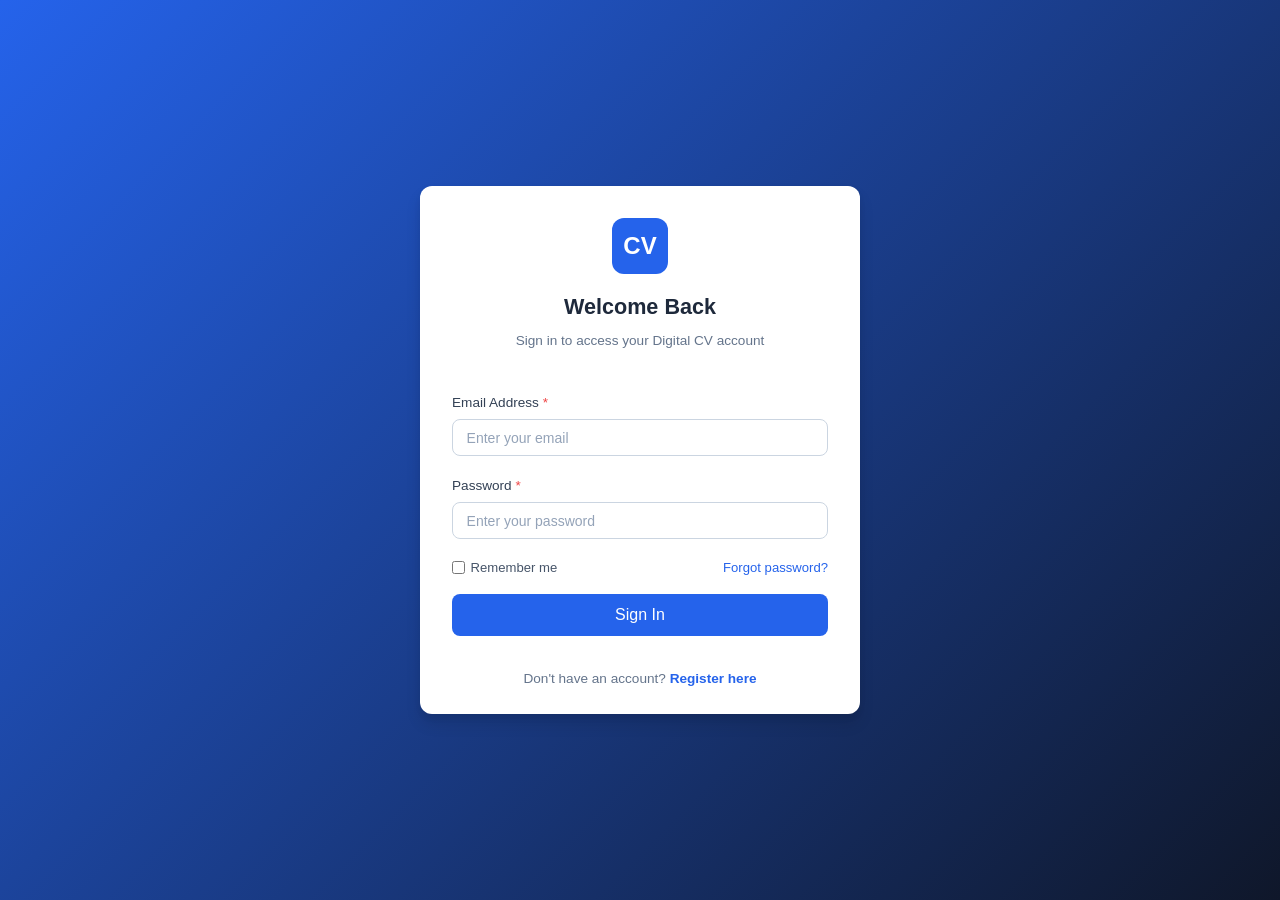
<file: recruiter-dashboard.html>
<!DOCTYPE html>
<html lang="en">
<head>
  <meta charset="UTF-8">
  <meta name="viewport" content="width=device-width, initial-scale=1.0">
  <title>HR/Recruiter Portal - Digital CV System</title>
  <link rel="stylesheet" href="css/style.css">
</head>
<body>
  <div class="app-layout">
    <!-- Sidebar -->
    <aside class="sidebar">
      <div class="sidebar-header">
        <div class="logo-icon">CV</div>
        <div>
          <h2>Digital CV</h2>
          <span class="subtitle">Recruiter Portal</span>
        </div>
      </div>
      <nav class="sidebar-nav">
        <div class="nav-section">Main</div>
        <a href="recruiter-dashboard.html" class="active">
          <span class="nav-icon">&#127968;</span> Dashboard
        </a>
        <a href="#" onclick="switchTab('main','browse')">
          <span class="nav-icon">&#128269;</span> Browse CVs
        </a>
        <a href="#" onclick="switchTab('main','scanned')">
          <span class="nav-icon">&#128242;</span> Scanned CVs
        </a>
        <div class="nav-section">Search</div>
        <a href="#" onclick="openModal('searchModal')">
          <span class="nav-icon">&#128270;</span> Advanced Search
        </a>
        <div class="nav-section">Account</div>
        <a href="#" onclick="logout()">
          <span class="nav-icon">&#128682;</span> Logout
        </a>
      </nav>
      <div class="sidebar-user">
        <div class="avatar">R</div>
        <div class="user-info">
          <div class="name">Recruiter</div>
          <div class="role">HR / Recruiter</div>
        </div>
      </div>
    </aside>

    <!-- Main Content -->
    <main class="main-content">
      <header class="top-header">
        <div class="d-flex align-center gap-1">
          <button class="menu-toggle" onclick="toggleSidebar()">&#9776;</button>
          <h1 class="page-title">HR / Recruiter Portal</h1>
        </div>
        <div class="header-actions">
          <div class="search-box">
            <span class="search-icon">&#128269;</span>
            <input type="text" placeholder="Search by name, skill, institution..." id="globalSearch" oninput="searchCVs()">
          </div>
        </div>
      </header>

      <div class="page-content">
        <!-- Stats -->
        <div class="stats-grid">
          <div class="stat-card">
            <div class="stat-icon blue">&#128196;</div>
            <div class="stat-info">
              <h4 id="statAvailable">0</h4>
              <p>Available CVs</p>
            </div>
          </div>
          <div class="stat-card">
            <div class="stat-icon green">&#128242;</div>
            <div class="stat-info">
              <h4 id="statScanned">0</h4>
              <p>CVs Scanned</p>
            </div>
          </div>
          <div class="stat-card">
            <div class="stat-icon purple">&#127891;</div>
            <div class="stat-info">
              <h4 id="statInstitutions">0</h4>
              <p>Institutions</p>
            </div>
          </div>
          <div class="stat-card">
            <div class="stat-icon orange">&#128736;</div>
            <div class="stat-info">
              <h4 id="statSkills">0</h4>
              <p>Unique Skills</p>
            </div>
          </div>
        </div>

        <!-- QR Code Scanner Section -->
        <div class="card mb-3">
          <div class="card-header">
            <h3>&#128242; Scan QR Code</h3>
          </div>
          <div class="card-body">
            <div class="d-flex align-center gap-2 flex-wrap">
              <div style="flex:1;min-width:280px;">
                <p style="font-size:0.85rem;color:var(--gray-600);margin-bottom:0.75rem;">Enter the CV access code from a QR code, or paste the CV link directly:</p>
                <div class="d-flex gap-1">
                  <input type="text" class="form-control" id="qrCodeInput" placeholder="Enter CV code or paste link...">
                  <button class="btn btn-primary" onclick="accessCVByCode()">Access CV</button>
                </div>
                <p class="form-hint mt-1">You can also scan a QR code using your phone camera and open the link directly.</p>
              </div>
              <div style="text-align:center;padding:1rem;">
                <div style="width:120px;height:120px;border:2px dashed var(--gray-300);border-radius:var(--radius);display:flex;align-items:center;justify-content:center;font-size:2.5rem;color:var(--gray-300);background:var(--gray-50);">
                  &#128247;
                </div>
                <p style="font-size:0.75rem;color:var(--gray-400);margin-top:0.5rem;">Camera scan placeholder</p>
              </div>
            </div>
          </div>
        </div>

        <!-- Tabs -->
        <div class="card">
          <div class="card-header">
            <div data-tab-group="main" style="display:flex;gap:0;">
              <button class="tab active" data-tab="browse" onclick="switchTab('main','browse')">Browse CVs</button>
              <button class="tab" data-tab="scanned" onclick="switchTab('main','scanned')">Scanned / Viewed</button>
            </div>
          </div>
          <div class="card-body">
            <!-- Browse Tab -->
            <div class="tab-content active" id="browse">
              <div class="d-flex gap-1 mb-2 flex-wrap">
                <select class="form-control" style="width:auto;" id="filterSkill" onchange="searchCVs()">
                  <option value="">All Skills</option>
                </select>
                <select class="form-control" style="width:auto;" id="filterInstitution" onchange="searchCVs()">
                  <option value="">All Institutions</option>
                </select>
              </div>
              <div class="table-wrapper">
                <table>
                  <thead>
                    <tr>
                      <th>Name</th>
                      <th>Title</th>
                      <th>Skills</th>
                      <th>Education</th>
                      <th>Actions</th>
                    </tr>
                  </thead>
                  <tbody id="browseTableBody">
                    <tr><td colspan="5" class="text-center text-muted" style="padding:2rem;">No approved CVs available</td></tr>
                  </tbody>
                </table>
              </div>
            </div>

            <!-- Scanned Tab -->
            <div class="tab-content" id="scanned">
              <div class="table-wrapper">
                <table>
                  <thead>
                    <tr>
                      <th>Name</th>
                      <th>CV Title</th>
                      <th>Viewed Date</th>
                      <th>Actions</th>
                    </tr>
                  </thead>
                  <tbody id="scannedTableBody">
                    <tr><td colspan="4" class="text-center text-muted" style="padding:2rem;">No CVs viewed yet</td></tr>
                  </tbody>
                </table>
              </div>
            </div>
          </div>
        </div>
      </div>
    </main>
  </div>

  <!-- Search Modal -->
  <div class="modal-overlay" id="searchModal">
    <div class="modal" style="max-width:500px;">
      <div class="modal-header">
        <h3>Advanced Search</h3>
        <button class="modal-close" onclick="closeModal('searchModal')">&times;</button>
      </div>
      <div class="modal-body">
        <div class="form-group">
          <label>Keyword</label>
          <input type="text" class="form-control" id="advKeyword" placeholder="Search in CV content...">
        </div>
        <div class="form-group">
          <label>Skill</label>
          <input type="text" class="form-control" id="advSkill" placeholder="e.g., Python, Project Management">
        </div>
        <div class="form-group">
          <label>Institution</label>
          <input type="text" class="form-control" id="advInstitution" placeholder="University name">
        </div>
        <div class="form-group">
          <label>Qualification</label>
          <input type="text" class="form-control" id="advQualification" placeholder="e.g., BSc, MSc, PhD">
        </div>
      </div>
      <div class="modal-footer">
        <button class="btn btn-outline" onclick="closeModal('searchModal')">Cancel</button>
        <button class="btn btn-primary" onclick="advancedSearch()">Search</button>
      </div>
    </div>
  </div>

  <script src="js/auth.js"></script>
  <script src="js/app.js"></script>
  <script>
    const user = requireAuth(['recruiter']);
    let allCVs = [];
    let scannedCVs = [];

    if (user) {
      document.addEventListener('DOMContentLoaded', loadRecruiterDashboard);
    }

    async function loadRecruiterDashboard() {
      try {
        const data = await apiCall('/cvs.php?action=list');
        allCVs = (data.cvs || []).filter(cv => cv.status === 'approved');
        
        // Load scanned CVs from localStorage (for demo purposes)
        scannedCVs = JSON.parse(localStorage.getItem('dcv_scanned_' + user.email) || '[]');

        // Stats
        document.getElementById('statAvailable').textContent = allCVs.length;
        document.getElementById('statScanned').textContent = scannedCVs.length;

        // Unique institutions & skills
        const institutions = new Set();
        const skills = new Set();
        allCVs.forEach(cv => {
          (cv.education || []).forEach(ed => { if (ed.institution_name) institutions.add(ed.institution_name); });
          (cv.skill_names || []).forEach(s => skills.add(s));
        });
        document.getElementById('statInstitutions').textContent = institutions.size;
        document.getElementById('statSkills').textContent = skills.size;

        // Populate filters
        const skillSelect = document.getElementById('filterSkill');
        skillSelect.innerHTML = '<option value="">All Skills</option>';
        skills.forEach(s => {
          const opt = document.createElement('option');
          opt.value = s; opt.textContent = s;
          skillSelect.appendChild(opt);
        });

        const instSelect = document.getElementById('filterInstitution');
        instSelect.innerHTML = '<option value="">All Institutions</option>';
        institutions.forEach(i => {
          const opt = document.createElement('option');
          opt.value = i; opt.textContent = i;
          instSelect.appendChild(opt);
        });

        // Browse table
        populateBrowseTable(allCVs);

        // Scanned table
        populateScannedTable(scannedCVs);
      } catch (err) {
        console.error('Error loading dashboard:', err);
        
        if (err.message && err.message.includes('pending approval')) {
          // Show a centered modal-like notification
          const notification = document.createElement('div');
          notification.innerHTML = `
            <div style="position: fixed; top: 0; left: 0; width: 100%; height: 100%; background: rgba(0,0,0,0.5); display: flex; align-items: center; justify-content: center; z-index: 9999;">
              <div style="background: white; padding: 2rem; border-radius: 8px; box-shadow: 0 4px 20px rgba(0,0,0,0.3); text-align: center; max-width: 400px; margin: 20px;">
                <div style="font-size: 3rem; margin-bottom: 1rem;">⏳</div>
                <h3 style="color: #f59e0b; margin-bottom: 1rem;">Account Pending Approval</h3>
                <p style="color: #666; margin-bottom: 1.5rem;">Your account is pending approval, you can't be able to see the approved CVs until your account is approved. Please wait for admin approval before accessing the system.</p>
                <button onclick="this.parentElement.parentElement.remove()" style="background: #3b82f6; color: white; border: none; padding: 0.75rem 2rem; border-radius: 4px; cursor: pointer;">I Understand</button>
              </div>
            </div>
          `;
          document.body.appendChild(notification);
        } else {
          showToast('Failed to load data. Make sure PHP server is running.', 'error');
        }
      }
    }

    function populateBrowseTable(cvs) {
      const tbody = document.getElementById('browseTableBody');
      if (cvs.length === 0) {
        tbody.innerHTML = '<tr><td colspan="5" class="text-center text-muted" style="padding:2rem;">No CVs match your criteria</td></tr>';
        return;
      }
      tbody.innerHTML = cvs.map(cv => `
        <tr>
          <td><strong>${cv.student_name || 'Unknown'}</strong></td>
          <td>${cv.title}</td>
          <td><div class="cv-skills-list" style="font-size:0.72rem;">${(cv.skill_names || []).slice(0, 4).map(s => `<span class="cv-skill-tag">${s}</span>`).join('')}${cv.skill_names && cv.skill_names.length > 4 ? `<span class="text-muted">+${cv.skill_names.length - 4}</span>` : ''}</div></td>
          <td>${(cv.education || []).map(ed => ed.degree).join(', ') || 'N/A'}</td>
          <td>
            <div class="d-flex gap-1">
              <button class="btn btn-primary btn-sm" onclick="viewCV('${cv.cv_id}')">&#128065; View</button>
              <button class="btn btn-outline btn-sm" onclick="downloadCV('${cv.cv_id}')">&#11015; PDF</button>
            </div>
          </td>
        </tr>
      `).join('');
    }

    function populateScannedTable(scanned) {
      const tbody = document.getElementById('scannedTableBody');
      if (scanned.length === 0) {
        tbody.innerHTML = '<tr><td colspan="4" class="text-center text-muted" style="padding:2rem;">No CVs viewed yet</td></tr>';
        return;
      }
      tbody.innerHTML = scanned.map(s => {
        const cv = allCVs.find(c => c.cv_id === s.cvId);
        if (!cv) return '';
        return `
          <tr>
            <td><strong>${cv.student_name || 'Unknown'}</strong></td>
            <td>${cv.title}</td>
            <td>${formatDate(s.viewedAt)}</td>
            <td><button class="btn btn-outline btn-sm" onclick="viewCV('${cv.cv_id}')">&#128065; View Again</button></td>
          </tr>
        `;
      }).join('');
    }

    async function viewCV(cvId) {
      // Record scan
      if (!scannedCVs.find(s => s.cvId === cvId)) {
        scannedCVs.push({ cvId, viewedAt: new Date().toISOString() });
        localStorage.setItem('dcv_scanned_' + user.email, JSON.stringify(scannedCVs));
        document.getElementById('statScanned').textContent = scannedCVs.length;
        populateScannedTable(scannedCVs);
      }
      window.open('public-cv.html?id=' + cvId, '_blank');
    }

    function downloadCV(cvId) {
      alert('PDF download will be available when the backend is implemented. CV ID: ' + cvId);
    }

    async function accessCVByCode() {
      const input = document.getElementById('qrCodeInput').value.trim();
      if (!input) { alert('Please enter a CV code or link.'); return; }

      // Check if it's a URL with token
      if (input.includes('token=')) {
        const params = new URLSearchParams(input.split('?')[1]);
        const token = params.get('token');
        if (token) {
          try {
            const data = await apiCall('/qr.php?action=verify&token=' + token);
            if (data.qr && data.qr.cv_id) {
              viewCV(data.qr.cv_id);
              return;
            }
          } catch (err) {
            console.error('Error verifying QR:', err);
          }
        }
      }

      // Fallback to CV ID
      let cvId = input;
      if (input.includes('id=')) {
        const params = new URLSearchParams(input.split('?')[1]);
        cvId = params.get('id') || input;
      }

      const cv = allCVs.find(c => c.cv_id == cvId && c.status === 'approved');
      if (cv) {
        viewCV(cv.cv_id);
      } else {
        alert('CV not found or not approved. Please check the code and try again.');
      }
    }

    function searchCVs() {
      const query = (document.getElementById('globalSearch').value || '').toLowerCase();
      const skillFilter = document.getElementById('filterSkill').value;
      const instFilter = document.getElementById('filterInstitution').value;

      let cvs = allCVs.filter(cv => cv.status === 'approved');

      if (query) {
        cvs = cvs.filter(cv => {
          const text = [
            cv.student_name, cv.title, cv.personal_summary,
            ...(cv.skill_names || []),
            ...(cv.education || []).map(e => e.degree + ' ' + e.institution_name)
          ].join(' ').toLowerCase();
          return text.includes(query);
        });
      }

      if (skillFilter) {
        cvs = cvs.filter(cv => (cv.skill_names || []).includes(skillFilter));
      }

      if (instFilter) {
        cvs = cvs.filter(cv => (cv.education || []).some(ed => ed.institution_name === instFilter));
      }

      populateBrowseTable(cvs);
    }

    function advancedSearch() {
      const keyword = document.getElementById('advKeyword').value.toLowerCase();
      const skill = document.getElementById('advSkill').value.toLowerCase();
      const institution = document.getElementById('advInstitution').value.toLowerCase();
      const qualification = document.getElementById('advQualification').value.toLowerCase();

      let cvs = allCVs.filter(cv => cv.status === 'approved');

      if (keyword) {
        cvs = cvs.filter(cv => JSON.stringify(cv).toLowerCase().includes(keyword));
      }
      if (skill) {
        cvs = cvs.filter(cv => (cv.skill_names || []).some(s => s.toLowerCase().includes(skill)));
      }
      if (institution) {
        cvs = cvs.filter(cv => (cv.education || []).some(ed => ed.institution_name && ed.institution_name.toLowerCase().includes(institution)));
      }
      if (qualification) {
        cvs = cvs.filter(cv => (cv.education || []).some(ed => ed.degree && ed.degree.toLowerCase().includes(qualification)));
      }

      populateBrowseTable(cvs);
      closeModal('searchModal');
    }
  </script>
</body>
</html>
</file>
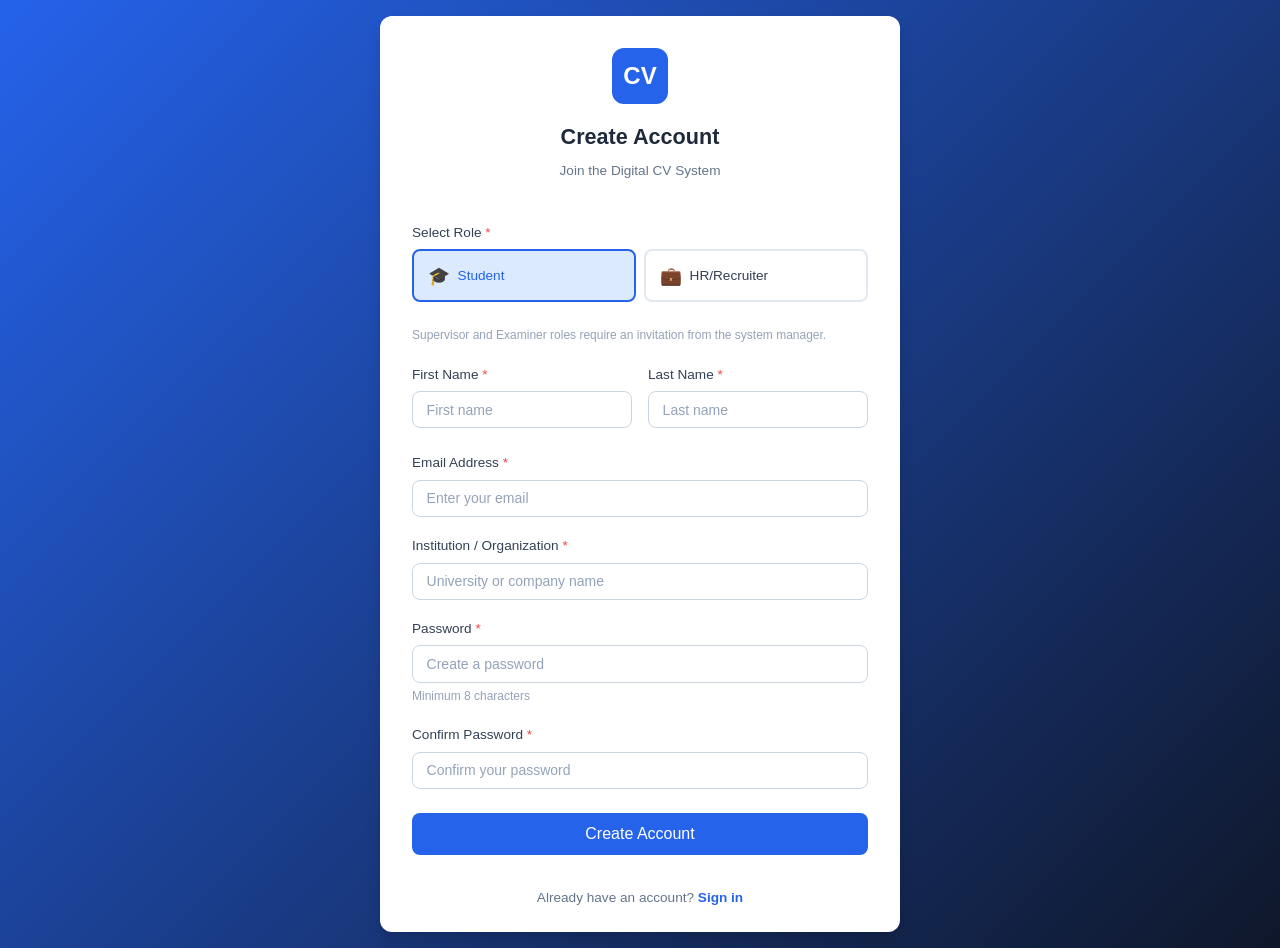
<file: register.html>
<!DOCTYPE html>
<html lang="en">
<head>
  <meta charset="UTF-8">
  <meta name="viewport" content="width=device-width, initial-scale=1.0">
  <title>Register - Digital CV System</title>
  <link rel="stylesheet" href="css/style.css">
</head>
<body>
  <div class="auth-wrapper">
    <div class="auth-card fade-in" style="max-width:520px;">
      <div class="auth-header">
        <div class="auth-logo">CV</div>
        <h1>Create Account</h1>
        <p>Join the Digital CV System</p>
      </div>
      <div class="auth-body">
        <div id="regAlert" class="alert alert-danger hidden">
          <span>&#9888;</span> <span id="regAlertMsg"></span>
        </div>
        <form id="registerForm" onsubmit="handleRegister(event)">
          <div class="form-group">
            <label>Select Role <span class="required">*</span></label>
            <div class="role-selector">
              <div class="role-option">
                <input type="radio" name="role" id="roleStudent" value="student" checked>
                <label for="roleStudent"><span class="role-icon">&#127891;</span> Student</label>
              </div>
              <div class="role-option">
                <input type="radio" name="role" id="roleRecruiter" value="recruiter">
                <label for="roleRecruiter"><span class="role-icon">&#128188;</span> HR/Recruiter</label>
              </div>
            </div>
            <p class="form-hint">Supervisor and Examiner roles require an invitation from the system manager.</p>
          </div>
          <div class="form-row">
            <div class="form-group">
              <label>First Name <span class="required">*</span></label>
              <input type="text" class="form-control" id="regFirstName" placeholder="First name" required>
            </div>
            <div class="form-group">
              <label>Last Name <span class="required">*</span></label>
              <input type="text" class="form-control" id="regLastName" placeholder="Last name" required>
            </div>
          </div>
          <div class="form-group">
            <label>Email Address <span class="required">*</span></label>
            <input type="email" class="form-control" id="regEmail" placeholder="Enter your email" required>
          </div>
          <div class="form-group" id="institutionGroup">
            <label>Institution / Organization <span class="required">*</span></label>
            <input type="text" class="form-control" id="regInstitution" placeholder="University or company name">
          </div>
          <div class="form-group">
            <label>Password <span class="required">*</span></label>
            <input type="password" class="form-control" id="regPassword" placeholder="Create a password" required minlength="8">
            <p class="form-hint">Minimum 8 characters</p>
          </div>
          <div class="form-group">
            <label>Confirm Password <span class="required">*</span></label>
            <input type="password" class="form-control" id="regConfirmPassword" placeholder="Confirm your password" required>
          </div>
          <button type="submit" class="btn btn-primary btn-block btn-lg">Create Account</button>
        </form>
      </div>
      <div class="auth-footer">
        Already have an account? <a href="login.html">Sign in</a>
      </div>
    </div>
  </div>

  <script src="js/auth.js"></script>
  <script>
    // Check for invitation token
    const urlParams = new URLSearchParams(window.location.search);
    const token = urlParams.get('token');

    async function validateTokenAndLoad() {
      if (!token) return;

      try {
        const response = await fetch(`${API_BASE}/invitations.php?action=validate&token=${token}`);
        const data = await response.json();

        if (data.valid) {
          // Pre-fill email and lock it
          document.getElementById('regEmail').value = data.email;
          document.getElementById('regEmail').readOnly = true;

          // Hide role selector and show locked role
          const roleGroup = document.querySelector('.role-selector').parentElement;
          roleGroup.innerHTML = `
            <label>Account Type <span class="required">*</span></label>
            <div class="alert alert-info" style="margin-bottom:0;">
              <strong>${data.role.charAt(0).toUpperCase() + data.role.slice(1)}</strong> (Invitation-based registration)
            </div>
            <input type="hidden" name="role" id="regRole" value="${data.role}">
          `;

          // Show invitation notice
          const alert = document.getElementById('regAlert');
          alert.classList.remove('hidden', 'alert-danger');
          alert.classList.add('alert-success');
          document.getElementById('regAlertMsg').textContent = 'Valid invitation detected. Complete your registration below.';
        } else {
          // Invalid token
          const alert = document.getElementById('regAlert');
          alert.classList.remove('hidden', 'alert-danger');
          document.getElementById('regAlertMsg').textContent = data.error || 'Invalid invitation token';
          document.getElementById('registerForm').style.pointerEvents = 'none';
          document.getElementById('registerForm').style.opacity = '0.5';
        }
      } catch (err) {
        console.error('Token validation error:', err);
      }
    }

    // Override handleRegister to include token
    const originalHandleRegister = window.handleRegister;
    window.handleRegister = function(e) {
      e.preventDefault();
      const roleInput = document.getElementById('regRole');
      const role = roleInput ? roleInput.value : document.querySelector('input[name="role"]:checked')?.value;

      const email = document.getElementById('regEmail').value.trim();
      const password = document.getElementById('regPassword').value;
      const confirmPassword = document.getElementById('regConfirmPassword').value;
      const firstName = document.getElementById('regFirstName').value.trim();
      const lastName = document.getElementById('regLastName').value.trim();
      const institution = document.getElementById('regInstitution').value.trim();

      if (!email || !password || !firstName || !lastName) {
        showAuthAlert('register', 'Please fill in all required fields.');
        return;
      }

      if (password !== confirmPassword) {
        showAuthAlert('register', 'Passwords do not match.');
        return;
      }

      if (password.length < 8) {
        showAuthAlert('register', 'Password must be at least 8 characters.');
        return;
      }

      const btn = e.target.querySelector('button[type="submit"]');
      btn.disabled = true;
      btn.textContent = 'Creating account...';

      const payload = {
        email,
        password,
        first_name: firstName,
        last_name: lastName,
        institution,
        role
      };

      if (token) {
        payload.token = token;
      }

      fetch(`${API_BASE}/auth.php?action=register`, {
        method: 'POST',
        headers: { 'Content-Type': 'application/json' },
        body: JSON.stringify(payload)
      })
      .then(res => res.json())
      .then(data => {
        if (data.error) {
          showAuthAlert('register', data.error);
          btn.disabled = false;
          btn.textContent = 'Create Account';
        } else {
          localStorage.setItem('dcv_current_user', JSON.stringify(data.user));
          window.location.href = 'student-dashboard.html';
        }
      })
      .catch(err => {
        showAuthAlert('register', 'Registration failed. Please try again.');
        btn.disabled = false;
        btn.textContent = 'Create Account';
      });
    };

    // Validate token on page load
    document.addEventListener('DOMContentLoaded', validateTokenAndLoad);
  </script>
</body>
</html>
</file>
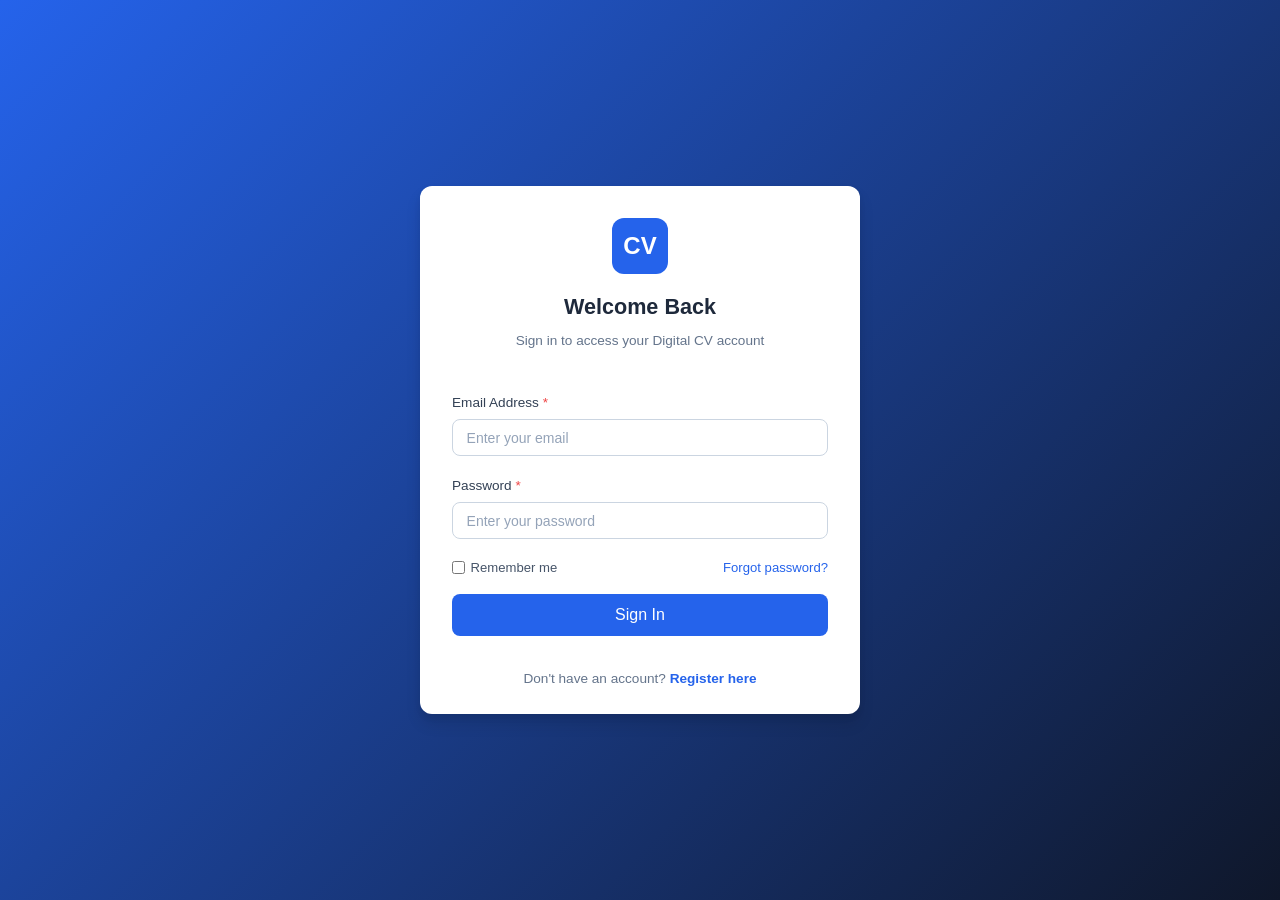
<file: student-cv-create.html>
<!DOCTYPE html>
<html lang="en">
<head>
  <meta charset="UTF-8">
  <meta name="viewport" content="width=device-width, initial-scale=1.0">
  <title>Create CV - Digital CV System</title>
  <link rel="stylesheet" href="css/style.css">
</head>
<body>
  <div class="app-layout">
    <!-- Sidebar -->
    <aside class="sidebar">
      <div class="sidebar-header">
        <div class="logo-icon">CV</div>
        <div>
          <h2>Digital CV</h2>
          <span class="subtitle">Student Portal</span>
        </div>
      </div>
      <nav class="sidebar-nav">
        <div class="nav-section">Main</div>
        <a href="student-dashboard.html">
          <span class="nav-icon">&#127968;</span> Dashboard
        </a>
        <a href="student-cv-create.html" class="active">
          <span class="nav-icon">&#128221;</span> Create CV
        </a>
        <a href="#" onclick="window.location.href='student-dashboard.html'">
          <span class="nav-icon">&#128196;</span> My CVs
        </a>
        <div class="nav-section">Account</div>
        <a href="#" onclick="logout()">
          <span class="nav-icon">&#128682;</span> Logout
        </a>
      </nav>
      <div class="sidebar-user">
        <div class="avatar">S</div>
        <div class="user-info">
          <div class="name">Student</div>
          <div class="role">Graduate Student</div>
        </div>
      </div>
    </aside>

    <!-- Main Content -->
    <main class="main-content">
      <header class="top-header">
        <div class="d-flex align-center gap-1">
          <button class="menu-toggle" onclick="toggleSidebar()">&#9776;</button>
          <h1 class="page-title" id="pageTitle">Create New CV</h1>
        </div>
        <div class="header-actions">
          <button class="btn btn-outline btn-sm" onclick="saveDraft()">&#128190; Save Draft</button>
          <button class="btn btn-primary btn-sm" onclick="submitForApproval()">&#10148; Submit for Approval</button>
        </div>
      </header>

      <div class="page-content">
        <!-- Progress Steps -->
        <div class="progress-steps">
          <div class="progress-step active" id="step1">
            <div class="step-circle">1</div>
            <span class="step-label">Personal Info</span>
          </div>
          <div class="step-connector" id="conn1"></div>
          <div class="progress-step" id="step2">
            <div class="step-circle">2</div>
            <span class="step-label">Education</span>
          </div>
          <div class="step-connector" id="conn2"></div>
          <div class="progress-step" id="step3">
            <div class="step-circle">3</div>
            <span class="step-label">Experience</span>
          </div>
          <div class="step-connector" id="conn3"></div>
          <div class="progress-step" id="step4">
            <div class="step-circle">4</div>
            <span class="step-label">Skills & Docs</span>
          </div>
          <div class="step-connector" id="conn4"></div>
          <div class="progress-step" id="step5">
            <div class="step-circle">5</div>
            <span class="step-label">Review</span>
          </div>
        </div>

        <!-- Step 1: Personal Info -->
        <div class="card fade-in" id="formStep1">
          <div class="card-header">
            <h3>Personal Information</h3>
          </div>
          <div class="card-body">
            <div class="form-row">
              <div class="form-group">
                <label>CV Title <span class="required">*</span></label>
                <input type="text" class="form-control" id="cvTitle" placeholder="e.g., Software Engineer CV">
              </div>
              <div class="form-group">
                <label>Phone Number</label>
                <input type="tel" class="form-control" id="cvPhone" placeholder="+251 9XX XXX XXXX">
              </div>
            </div>
            <div class="form-row">
              <div class="form-group">
                <label>Address</label>
                <input type="text" class="form-control" id="cvAddress" placeholder="City, Country">
              </div>
              <div class="form-group">
                <label>LinkedIn Profile</label>
                <input type="url" class="form-control" id="cvLinkedIn" placeholder="https://linkedin.com/in/...">
              </div>
            </div>
            <div class="form-group">
              <label>Professional Summary <span class="required">*</span></label>
              <textarea class="form-control" id="cvSummary" placeholder="Brief overview of your professional background and career objectives..." rows="4"></textarea>
            </div>
            <div class="d-flex justify-between mt-2">
              <span></span>
              <button class="btn btn-primary" onclick="nextStep(2)">Next: Education &#10140;</button>
            </div>
          </div>
        </div>

        <!-- Step 2: Education -->
        <div class="card fade-in hidden" id="formStep2">
          <div class="card-header">
            <h3>Education</h3>
            <button class="btn btn-outline btn-sm" onclick="addEducation()">&#43; Add Education</button>
          </div>
          <div class="card-body" id="educationList">
            <div class="alert alert-info">Click "+ Add Education" to add your educational background.</div>
          </div>
          <div class="card-footer">
            <div class="d-flex justify-between">
              <button class="btn btn-outline" onclick="prevStep(1)">&#8592; Previous</button>
              <button class="btn btn-primary" onclick="nextStep(3)">Next: Experience &#10140;</button>
            </div>
          </div>
        </div>

        <!-- Step 3: Experience -->
        <div class="card fade-in hidden" id="formStep3">
          <div class="card-header">
            <h3>Work Experience</h3>
            <button class="btn btn-outline btn-sm" onclick="addExperience()">&#43; Add Experience</button>
          </div>
          <div class="card-body" id="experienceList">
            <div class="alert alert-info">Click "+ Add Experience" to add your work history.</div>
          </div>
          <div class="card-footer">
            <div class="d-flex justify-between">
              <button class="btn btn-outline" onclick="prevStep(2)">&#8592; Previous</button>
              <button class="btn btn-primary" onclick="nextStep(4)">Next: Skills & Docs &#10140;</button>
            </div>
          </div>
        </div>

        <!-- Step 4: Skills & Documents -->
        <div class="card fade-in hidden" id="formStep4">
          <div class="card-header">
            <h3>Skills & Supporting Documents</h3>
          </div>
          <div class="card-body">
            <div class="form-group">
              <label>Skills <span class="required">*</span></label>
              <input type="text" class="form-control" id="cvSkills" placeholder="Enter skills separated by commas (e.g., Python, JavaScript, Project Management)">
              <p class="form-hint">Press Enter or use commas to separate skills</p>
            </div>
            <div class="form-group">
              <label>Languages</label>
              <input type="text" class="form-control" id="cvLanguages" placeholder="e.g., English (Fluent), Amharic (Native)">
            </div>
            <div class="form-group">
              <label>Certifications</label>
              <textarea class="form-control" id="cvCertifications" placeholder="List your certifications, one per line" rows="3"></textarea>
            </div>
            <div class="form-group">
              <label>Supporting Documents</label>
              <div class="file-upload" onclick="document.getElementById('cvDocuments').click()">
                <div class="upload-icon">&#128228;</div>
                <p>Click to upload certificates, portfolio, etc.</p>
                <p class="upload-hint">PDF, JPG, PNG (max 5MB each)</p>
              </div>
              <input type="file" id="cvDocuments" multiple accept=".pdf,.jpg,.jpeg,.png" style="display:none" onchange="handleFileUpload(this)">
              <div id="uploadedFiles" class="mt-1"></div>
            </div>
          </div>
          <div class="card-footer">
            <div class="d-flex justify-between">
              <button class="btn btn-outline" onclick="prevStep(3)">&#8592; Previous</button>
              <button class="btn btn-primary" onclick="nextStep(5)">Next: Review &#10140;</button>
            </div>
          </div>
        </div>

        <!-- Step 5: Review -->
        <div class="card fade-in hidden" id="formStep5">
          <div class="card-header">
            <h3>Review Your CV</h3>
          </div>
          <div class="card-body" id="cvReviewContent">
            <!-- Populated by JS -->
          </div>
          <div class="card-footer">
            <div class="d-flex justify-between">
              <button class="btn btn-outline" onclick="prevStep(4)">&#8592; Previous</button>
              <div class="d-flex gap-1">
                <button class="btn btn-outline" onclick="saveDraft()">&#128190; Save Draft</button>
                <button class="btn btn-primary" onclick="submitForApproval()">&#10148; Submit for Approval</button>
              </div>
            </div>
          </div>
        </div>
      </div>
    </main>
  </div>

  <script src="js/auth.js"></script>
  <script src="js/app.js"></script>
  <script>
    const user = requireAuth(['student']);
    let currentStep = 1;
    let educationCount = 0;
    let experienceCount = 0;
    let uploadedFileNames = [];
    let editingCVId = null;

    if (user) {
      document.addEventListener('DOMContentLoaded', () => {
        const params = new URLSearchParams(window.location.search);
        editingCVId = params.get('edit');
        if (editingCVId) {
          loadCVForEdit(editingCVId);
        }
      });
    }

    async function loadCVForEdit(cvId) {
      try {
        const data = await apiCall('/cvs.php?action=get&id=' + cvId);
        const cv = data.cv;
        if (!cv) {
          showToast('CV not found', 'error');
          window.location.href = 'student-dashboard.html';
          return;
        }

        document.getElementById('pageTitle').textContent = 'Edit CV: ' + cv.title;
        document.getElementById('cvTitle').value = cv.title || '';
        document.getElementById('cvPhone').value = cv.phone || '';
        document.getElementById('cvAddress').value = cv.address || '';
        document.getElementById('cvLinkedIn').value = cv.linkedin || '';
        document.getElementById('cvSummary').value = cv.personal_summary || cv.summary || '';
        document.getElementById('cvSkills').value = (cv.skill_names || []).join(', ');
        document.getElementById('cvLanguages').value = (cv.languages || []).join(', ');
        document.getElementById('cvCertifications').value = (cv.certification_names || []).join('\n');

        if (cv.education && cv.education.length > 0) {
          cv.education.forEach(ed => addEducation(ed));
        }
        if (cv.experience && cv.experience.length > 0) {
          cv.experience.forEach(ex => addExperience(ex));
        }
      } catch (err) {
        console.error('Error loading CV:', err);
        showToast('Failed to load CV', 'error');
      }
    }

    function nextStep(step) {
      if (step === 2 && !validateStep1()) return;
      document.getElementById('formStep' + currentStep).classList.add('hidden');
      document.getElementById('formStep' + step).classList.remove('hidden');
      updateProgressSteps(step);
      currentStep = step;
      if (step === 5) populateReview();
      window.scrollTo(0, 0);
    }

    function prevStep(step) {
      document.getElementById('formStep' + currentStep).classList.add('hidden');
      document.getElementById('formStep' + step).classList.remove('hidden');
      updateProgressSteps(step);
      currentStep = step;
      window.scrollTo(0, 0);
    }

    function updateProgressSteps(step) {
      for (let i = 1; i <= 5; i++) {
        const el = document.getElementById('step' + i);
        el.classList.remove('active', 'completed');
        if (i < step) el.classList.add('completed');
        else if (i === step) el.classList.add('active');
      }
      for (let i = 1; i <= 4; i++) {
        const conn = document.getElementById('conn' + i);
        conn.classList.toggle('completed', i < step);
      }
    }

    function validateStep1() {
      const title = document.getElementById('cvTitle').value.trim();
      const summary = document.getElementById('cvSummary').value.trim();
      if (!title) { alert('Please enter a CV title.'); return false; }
      if (!summary) { alert('Please enter a professional summary.'); return false; }
      return true;
    }

    function addEducation(data) {
      educationCount++;
      const id = educationCount;
      const container = document.getElementById('educationList');
      if (educationCount === 1) container.innerHTML = '';

      const div = document.createElement('div');
      div.className = 'card mb-2';
      div.id = 'edu_' + id;
      div.innerHTML = `
        <div class="card-body">
          <div class="d-flex justify-between align-center mb-1">
            <strong>Education #${id}</strong>
            <button class="btn btn-danger btn-sm" onclick="removeEducation(${id})">&#10005;</button>
          </div>
          <div class="form-row">
            <div class="form-group">
              <label>Degree / Program</label>
              <input type="text" class="form-control" id="edu_degree_${id}" value="${data?.degree || data?.degree_name || ''}" placeholder="BSc Computer Science">
            </div>
            <div class="form-group">
              <label>Institution</label>
              <input type="text" class="form-control" id="edu_institution_${id}" value="${data?.institution || data?.institution_name || ''}" placeholder="University name">
            </div>
          </div>
          <div class="form-row">
            <div class="form-group">
              <label>Start Date</label>
              <input type="month" class="form-control" id="edu_start_${id}" value="${data?.start_date || data?.startDate || ''}">
            </div>
            <div class="form-group">
              <label>End Date</label>
              <input type="month" class="form-control" id="edu_end_${id}" value="${data?.end_date || data?.endDate || ''}">
            </div>
          </div>
          <div class="form-group">
            <label>Description</label>
            <textarea class="form-control" id="edu_desc_${id}" rows="2" placeholder="Relevant coursework, honors, GPA...">${data?.description || ''}</textarea>
          </div>
        </div>
      `;
      container.appendChild(div);
    }

    function removeEducation(id) {
      const el = document.getElementById('edu_' + id);
      if (el) el.remove();
    }

    function addExperience(data) {
      experienceCount++;
      const id = experienceCount;
      const container = document.getElementById('experienceList');
      if (experienceCount === 1) container.innerHTML = '';

      const div = document.createElement('div');
      div.className = 'card mb-2';
      div.id = 'exp_' + id;
      div.innerHTML = `
        <div class="card-body">
          <div class="d-flex justify-between align-center mb-1">
            <strong>Experience #${id}</strong>
            <button class="btn btn-danger btn-sm" onclick="removeExperience(${id})">&#10005;</button>
          </div>
          <div class="form-row">
            <div class="form-group">
              <label>Job Title</label>
              <input type="text" class="form-control" id="exp_title_${id}" value="${data?.job_title || data?.title || ''}" placeholder="Software Developer">
            </div>
            <div class="form-group">
              <label>Company</label>
              <input type="text" class="form-control" id="exp_company_${id}" value="${data?.company_name || data?.company || ''}" placeholder="Company name">
            </div>
          </div>
          <div class="form-row">
            <div class="form-group">
              <label>Start Date</label>
              <input type="month" class="form-control" id="exp_start_${id}" value="${data?.start_date || data?.startDate || ''}">
            </div>
            <div class="form-group">
              <label>End Date</label>
              <input type="month" class="form-control" id="exp_end_${id}" value="${data?.end_date || data?.endDate || ''}">
            </div>
          </div>
          <div class="form-group">
            <label>Description</label>
            <textarea class="form-control" id="exp_desc_${id}" rows="2" placeholder="Key responsibilities and achievements...">${data?.description || ''}</textarea>
          </div>
        </div>
      `;
      container.appendChild(div);
    }

    function removeExperience(id) {
      const el = document.getElementById('exp_' + id);
      if (el) el.remove();
    }

    function handleFileUpload(input) {
      const files = input.files;
      const container = document.getElementById('uploadedFiles');
      for (let f of files) {
        uploadedFileNames.push(f.name);
        const div = document.createElement('div');
        div.className = 'd-flex align-center gap-1 mb-1';
        div.style.cssText = 'font-size:0.82rem;color:var(--gray-600);';
        div.innerHTML = `&#128196; ${f.name} <button class="btn btn-danger btn-sm" style="padding:0.1rem 0.4rem;" onclick="this.parentElement.remove();uploadedFileNames=uploadedFileNames.filter(n=>n!=='${f.name}')">&#10005;</button>`;
        container.appendChild(div);
      }
    }

    function collectCVData() {
      const education = [];
      for (let i = 1; i <= educationCount; i++) {
        const el = document.getElementById('edu_' + i);
        if (el) {
          education.push({
            degree: document.getElementById('edu_degree_' + i)?.value || '',
            institution_name: document.getElementById('edu_institution_' + i)?.value || '',
            start_date: document.getElementById('edu_start_' + i)?.value || '',
            end_date: document.getElementById('edu_end_' + i)?.value || '',
            description: document.getElementById('edu_desc_' + i)?.value || ''
          });
        }
      }

      const experience = [];
      for (let i = 1; i <= experienceCount; i++) {
        const el = document.getElementById('exp_' + i);
        if (el) {
          experience.push({
            job_title: document.getElementById('exp_title_' + i)?.value || '',
            company_name: document.getElementById('exp_company_' + i)?.value || '',
            start_date: document.getElementById('exp_start_' + i)?.value || '',
            end_date: document.getElementById('exp_end_' + i)?.value || '',
            description: document.getElementById('exp_desc_' + i)?.value || ''
          });
        }
      }

      return {
        title: document.getElementById('cvTitle').value.trim(),
        personal_summary: document.getElementById('cvSummary').value.trim(),
        phone: document.getElementById('cvPhone').value.trim(),
        address: document.getElementById('cvAddress').value.trim(),
        linkedin: document.getElementById('cvLinkedIn').value.trim(),
        education,
        experience,
        skills: document.getElementById('cvSkills').value.split(',').map(s => s.trim()).filter(Boolean),
        languages: document.getElementById('cvLanguages').value.split(',').map(s => s.trim()).filter(Boolean),
        certifications: document.getElementById('cvCertifications').value.split('\n').map(s => s.trim()).filter(Boolean)
      };
    }

    async function saveDraft() {
      if (!document.getElementById('cvTitle').value.trim()) {
        alert('Please enter at least a CV title.');
        return;
      }
      const cvData = collectCVData();
      
      try {
        if (editingCVId) {
          await apiCall('/cvs.php?action=update&id=' + editingCVId, { method: 'PUT', body: cvData });
          showToast('CV updated successfully!', 'success');
        } else {
          const result = await apiCall('/cvs.php?action=create', { method: 'POST', body: cvData });
          editingCVId = result.cv_id;
          showToast('Draft saved successfully!', 'success');
        }
      } catch (err) {
        console.error('Error saving CV:', err);
        showToast('Failed to save CV: ' + err.message, 'error');
      }
    }

    async function submitForApproval() {
      if (!validateStep1()) return;
      const cvData = collectCVData();
      
      try {
        let cvId = editingCVId;
        if (!cvId) {
          const result = await apiCall('/cvs.php?action=create', { method: 'POST', body: cvData });
          cvId = result.cv_id;
        } else {
          await apiCall('/cvs.php?action=update&id=' + cvId, { method: 'PUT', body: cvData });
        }
        
        await apiCall('/cvs.php?action=submit&id=' + cvId, { method: 'POST' });
        showToast('CV submitted for approval!', 'success');
        window.location.href = 'student-dashboard.html';
      } catch (err) {
        console.error('Error submitting CV:', err);
        showToast('Failed to submit CV: ' + err.message, 'error');
      }
    }

    function populateReview() {
      const data = collectCVData();
      const review = document.getElementById('cvReviewContent');
      review.innerHTML = `
        <div class="cv-section">
          <h3>&#128100; Personal Information</h3>
          <p><strong>Name:</strong> ${user.first_name} ${user.last_name}</p>
          <p><strong>Email:</strong> ${user.email}</p>
          <p><strong>Phone:</strong> ${data.phone || 'N/A'}</p>
          <p><strong>Address:</strong> ${data.address || 'N/A'}</p>
          <p><strong>LinkedIn:</strong> ${data.linkedin || 'N/A'}</p>
        </div>
        <div class="cv-section">
          <h3>&#128221; Professional Summary</h3>
          <p>${data.personal_summary || 'No summary provided'}</p>
        </div>
        <div class="cv-section">
          <h3>&#127891; Education</h3>
          ${data.education.length > 0 ? data.education.map(ed => `
            <div class="cv-item">
              <h4>${ed.degree}</h4>
              <div class="cv-item-meta">${ed.institution_name} | ${ed.start_date} - ${ed.end_date || 'Present'}</div>
              <p>${ed.description || ''}</p>
            </div>
          `).join('') : '<p class="text-muted">No education added</p>'}
        </div>
        <div class="cv-section">
          <h3>&#128188; Experience</h3>
          ${data.experience.length > 0 ? data.experience.map(ex => `
            <div class="cv-item">
              <h4>${ex.job_title}</h4>
              <div class="cv-item-meta">${ex.company_name} | ${ex.start_date} - ${ex.end_date || 'Present'}</div>
              <p>${ex.description || ''}</p>
            </div>
          `).join('') : '<p class="text-muted">No experience added</p>'}
        </div>
        <div class="cv-section">
          <h3>&#128736; Skills</h3>
          <div class="cv-skills-list">
            ${data.skills.length > 0 ? data.skills.map(s => `<span class="cv-skill-tag">${s}</span>`).join('') : '<span class="text-muted">No skills added</span>'}
          </div>
        </div>
        ${data.languages.length > 0 ? `
        <div class="cv-section">
          <h3>&#127760; Languages</h3>
          <div class="cv-skills-list">
            ${data.languages.map(l => `<span class="cv-skill-tag">${l}</span>`).join('')}
          </div>
        </div>` : ''}
        ${data.certifications.length > 0 ? `
        <div class="cv-section">
          <h3>&#127942; Certifications</h3>
          <ul style="padding-left:1.2rem;font-size:0.85rem;">
            ${data.certifications.map(c => `<li>${c}</li>`).join('')}
          </ul>
        </div>` : ''}
      `;
    }
  </script>
</body>
</html>
</file>
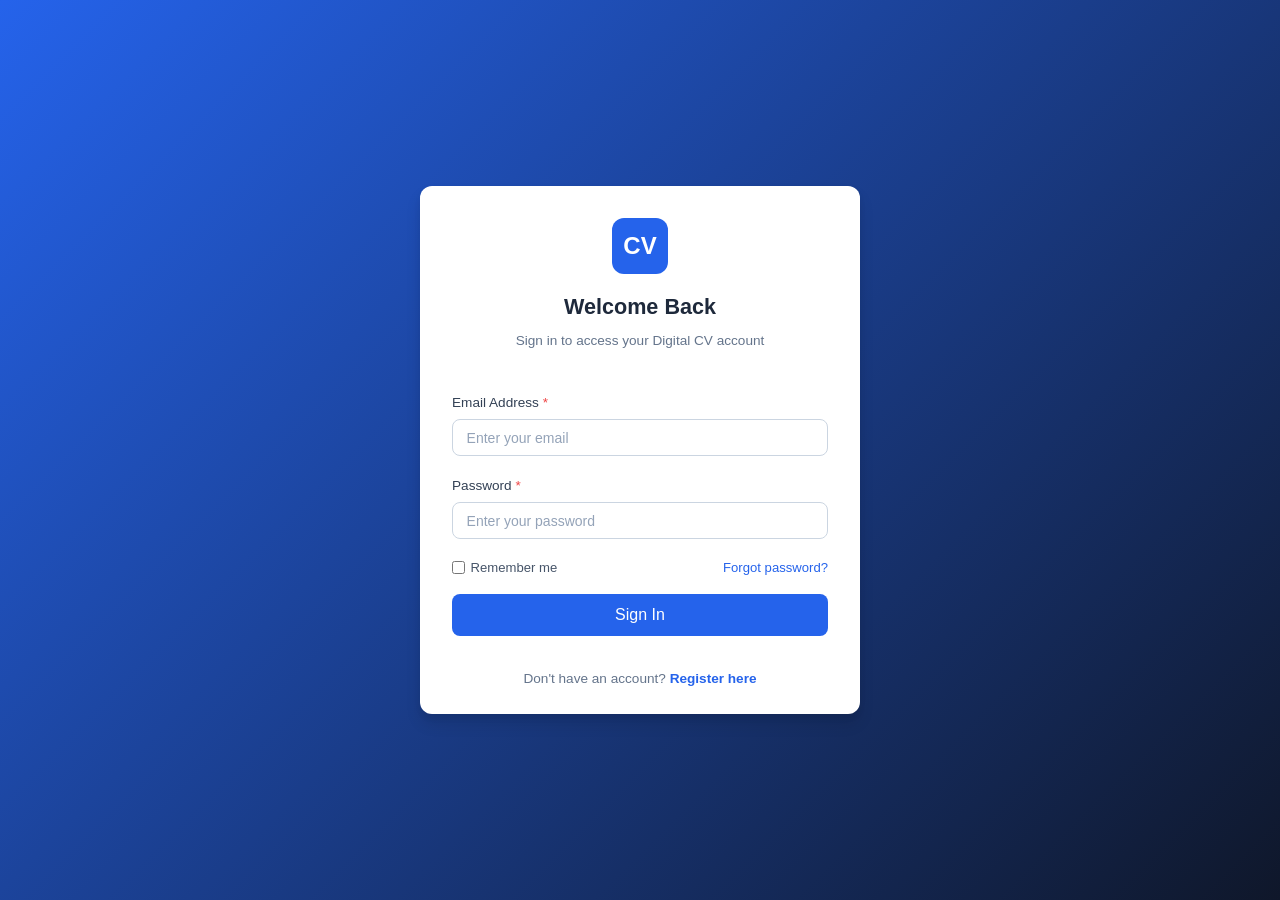
<file: supervisor-dashboard.html>
<!DOCTYPE html>
<html lang="en">
<head>
  <meta charset="UTF-8">
  <meta name="viewport" content="width=device-width, initial-scale=1.0">
  <title>Supervisor Dashboard - Digital CV System</title>
  <link rel="stylesheet" href="css/style.css">
</head>
<body>
  <div class="app-layout">
    <!-- Sidebar -->
    <aside class="sidebar">
      <div class="sidebar-header">
        <div class="logo-icon">CV</div>
        <div>
          <h2>Digital CV</h2>
          <span class="subtitle">Supervisor Portal</span>
        </div>
      </div>
      <nav class="sidebar-nav">
        <div class="nav-section">Main</div>
        <a href="supervisor-dashboard.html" class="active">
          <span class="nav-icon">&#127968;</span> Dashboard
        </a>
        <a href="#" onclick="switchTab('main','pending')">
          <span class="nav-icon">&#9203;</span> Pending Review
          <span class="badge" id="pendingBadge">0</span>
        </a>
        <a href="#" onclick="switchTab('main','approved')">
          <span class="nav-icon">&#9989;</span> Approved CVs
        </a>
        <a href="#" onclick="switchTab('main','rejected')">
          <span class="nav-icon">&#10060;</span> Rejected CVs
        </a>
        <div class="nav-section">Account</div>
        <a href="#" onclick="logout()">
          <span class="nav-icon">&#128682;</span> Logout
        </a>
      </nav>
      <div class="sidebar-user">
        <div class="avatar">S</div>
        <div class="user-info">
          <div class="name">Supervisor</div>
          <div class="role">Project Supervisor</div>
        </div>
      </div>
    </aside>

    <!-- Main Content -->
    <main class="main-content">
      <header class="top-header">
        <div class="d-flex align-center gap-1">
          <button class="menu-toggle" onclick="toggleSidebar()">&#9776;</button>
          <h1 class="page-title">Supervisor Dashboard</h1>
        </div>
        <div class="header-actions">
          <div class="search-box">
            <span class="search-icon">&#128269;</span>
            <input type="text" placeholder="Search students..." id="searchInput" oninput="filterCVs()">
          </div>
        </div>
      </header>

      <div class="page-content">
        <!-- Stats -->
        <div class="stats-grid">
          <div class="stat-card">
            <div class="stat-icon blue">&#128196;</div>
            <div class="stat-info">
              <h4 id="statTotal">0</h4>
              <p>Total Submissions</p>
            </div>
          </div>
          <div class="stat-card">
            <div class="stat-icon orange">&#9203;</div>
            <div class="stat-info">
              <h4 id="statPending">0</h4>
              <p>Pending Review</p>
            </div>
          </div>
          <div class="stat-card">
            <div class="stat-icon green">&#9989;</div>
            <div class="stat-info">
              <h4 id="statApproved">0</h4>
              <p>Approved</p>
            </div>
          </div>
          <div class="stat-card">
            <div class="stat-icon red">&#10060;</div>
            <div class="stat-info">
              <h4 id="statRejected">0</h4>
              <p>Rejected</p>
            </div>
          </div>
        </div>

        <!-- Tabs -->
        <div class="card">
          <div class="card-header">
            <div data-tab-group="main" style="display:flex;gap:0;">
              <button class="tab active" data-tab="pending" onclick="switchTab('main','pending')">Pending Review</button>
              <button class="tab" data-tab="approved" onclick="switchTab('main','approved')">Approved</button>
              <button class="tab" data-tab="rejected" onclick="switchTab('main','rejected')">Rejected</button>
              <button class="tab" data-tab="all" onclick="switchTab('main','all')">All CVs</button>
            </div>
          </div>
          <div class="card-body">
            <!-- Pending Tab -->
            <div class="tab-content active" id="pending">
              <div class="table-wrapper">
                <table>
                  <thead>
                    <tr>
                      <th>Student</th>
                      <th>CV Title</th>
                      <th>Submitted</th>
                      <th>Summary</th>
                      <th>Actions</th>
                    </tr>
                  </thead>
                  <tbody id="pendingTableBody">
                    <tr><td colspan="5" class="text-center text-muted" style="padding:2rem;">No pending CVs</td></tr>
                  </tbody>
                </table>
              </div>
            </div>

            <!-- Approved Tab -->
            <div class="tab-content" id="approved">
              <div class="table-wrapper">
                <table>
                  <thead>
                    <tr>
                      <th>Student</th>
                      <th>CV Title</th>
                      <th>Approved Date</th>
                      <th>QR Status</th>
                      <th>Actions</th>
                    </tr>
                  </thead>
                  <tbody id="approvedTableBody">
                    <tr><td colspan="5" class="text-center text-muted" style="padding:2rem;">No approved CVs</td></tr>
                  </tbody>
                </table>
              </div>
            </div>

            <!-- Rejected Tab -->
            <div class="tab-content" id="rejected">
              <div class="table-wrapper">
                <table>
                  <thead>
                    <tr>
                      <th>Student</th>
                      <th>CV Title</th>
                      <th>Rejected Date</th>
                      <th>Reason</th>
                      <th>Actions</th>
                    </tr>
                  </thead>
                  <tbody id="rejectedTableBody">
                    <tr><td colspan="5" class="text-center text-muted" style="padding:2rem;">No rejected CVs</td></tr>
                  </tbody>
                </table>
              </div>
            </div>

            <!-- All Tab -->
            <div class="tab-content" id="all">
              <div class="table-wrapper">
                <table>
                  <thead>
                    <tr>
                      <th>Student</th>
                      <th>CV Title</th>
                      <th>Status</th>
                      <th>Submitted</th>
                      <th>Actions</th>
                    </tr>
                  </thead>
                  <tbody id="allTableBody">
                    <tr><td colspan="5" class="text-center text-muted" style="padding:2rem;">No CVs found</td></tr>
                  </tbody>
                </table>
              </div>
            </div>
          </div>
        </div>
      </div>
    </main>
  </div>

  <!-- Review Modal -->
  <div class="modal-overlay" id="reviewModal">
    <div class="modal" style="max-width:700px;">
      <div class="modal-header">
        <h3>Review CV</h3>
        <button class="modal-close" onclick="closeModal('reviewModal')">&times;</button>
      </div>
      <div class="modal-body" id="reviewContent">
        <!-- Populated by JS -->
      </div>
      <div class="modal-footer">
        <button class="btn btn-danger" id="rejectBtn" onclick="rejectCV()">&#10060; Reject</button>
        <button class="btn btn-warning" onclick="requestModification()">&#9998; Request Modification</button>
        <button class="btn btn-success" id="approveBtn" onclick="approveCV()">&#9989; Approve</button>
      </div>
    </div>
  </div>

  <!-- Rejection Comment Modal -->
  <div class="modal-overlay" id="rejectCommentModal">
    <div class="modal" style="max-width:450px;">
      <div class="modal-header">
        <h3>Rejection Reason</h3>
        <button class="modal-close" onclick="closeModal('rejectCommentModal')">&times;</button>
      </div>
      <div class="modal-body">
        <div class="form-group">
          <label>Comments <span class="required">*</span></label>
          <textarea class="form-control" id="rejectionComment" rows="4" placeholder="Explain why the CV is being rejected..."></textarea>
        </div>
      </div>
      <div class="modal-footer">
        <button class="btn btn-outline" onclick="closeModal('rejectCommentModal')">Cancel</button>
        <button class="btn btn-danger" onclick="confirmReject()">Confirm Rejection</button>
      </div>
    </div>
  </div>

  <script src="js/auth.js"></script>
  <script src="js/app.js"></script>
  <script>
    const user = requireAuth(['supervisor']);
    let currentReviewCVId = null;
    let allCVs = [];

    if (user) {
      document.addEventListener('DOMContentLoaded', () => loadSupervisorDashboard());
    }

    async function loadSupervisorDashboard() {
      try {
        const data = await apiCall('/cvs.php?action=list');
        allCVs = data.cvs || [];
        const cvs = allCVs.filter(cv => cv.status !== 'draft');
        const pending = cvs.filter(c => c.status === 'submitted' || c.status === 'under_review');
        const approved = cvs.filter(c => c.status === 'approved');
        const rejected = cvs.filter(c => c.status === 'rejected');

        // Stats
        document.getElementById('statTotal').textContent = cvs.length;
        document.getElementById('statPending').textContent = pending.length;
        document.getElementById('statApproved').textContent = approved.length;
        document.getElementById('statRejected').textContent = rejected.length;
        document.getElementById('pendingBadge').textContent = pending.length;

        // Tables
        populateTable('pendingTableBody', pending, 'pending');
        populateTable('approvedTableBody', approved, 'approved');
        populateTable('rejectedTableBody', rejected, 'rejected');
        populateTable('allTableBody', cvs, 'all');
      } catch (err) {
        console.error('Error loading dashboard:', err);
        showToast('Failed to load data. Make sure PHP server is running.', 'error');
      }
    }

    function populateTable(tableId, cvs, type) {
      const tbody = document.getElementById(tableId);
      if (cvs.length === 0) {
        const cols = type === 'rejected' ? 5 : type === 'approved' ? 5 : 5;
        tbody.innerHTML = `<tr><td colspan="${cols}" class="text-center text-muted" style="padding:2rem;">No ${type === 'all' ? '' : type} CVs found</td></tr>`;
        return;
      }

      tbody.innerHTML = cvs.map(cv => {
        let actions = `<button class="btn btn-outline btn-sm" onclick="reviewCV('${cv.cv_id}')">&#128065; Review</button>`;
        if (type === 'pending') {
          actions += ` <button class="btn btn-success btn-sm" onclick="quickApprove('${cv.cv_id}')">&#9989; Approve</button>`;
        }
        if (type === 'approved') {
          actions = `<button class="btn btn-outline btn-sm" onclick="reviewCV('${cv.cv_id}')">&#128065; View</button>`;
        }

        let extraCols = '';
        if (type === 'pending') extraCols = `<td>${cv.personal_summary ? cv.personal_summary.substring(0, 60) + '...' : 'N/A'}</td>`;
        if (type === 'approved') extraCols = `<td>${formatDate(cv.reviewed_at || cv.updated_at)}</td><td><span class="badge badge-approved">Generated</span></td>`;
        if (type === 'rejected') extraCols = `<td>${formatDate(cv.reviewed_at || cv.updated_at)}</td><td>${cv.review_comments || 'No comment'}</td>`;
        if (type === 'all') extraCols = `<td><span class="badge badge-${cv.status}">${capitalizeFirst(cv.status)}</span></td>`;

        return `<tr>
          <td><strong>${cv.student_name || cv.student_email}</strong><br><span class="text-muted" style="font-size:0.75rem;">${cv.student_email}</span></td>
          <td>${cv.title}</td>
          ${type === 'all' ? `<td>${formatDate(cv.submitted_at || cv.created_at)}</td>` : ''}
          ${type === 'pending' ? `<td>${formatDate(cv.submitted_at || cv.created_at)}</td>` : ''}
          ${extraCols}
          <td>${actions}</td>
        </tr>`;
      }).join('');
    }

    async function reviewCV(cvId) {
      currentReviewCVId = cvId;
      try {
        const data = await apiCall('/cvs.php?action=get&id=' + cvId);
        const cv = data.cv;
        if (!cv) {
          showToast('CV not found', 'error');
          return;
        }

        const content = document.getElementById('reviewContent');
        content.innerHTML = `
          <div style="margin-bottom:1rem;">
            <div class="d-flex justify-between align-center">
              <h2 style="font-size:1.2rem;font-weight:700;">${cv.title}</h2>
              <span class="badge badge-${cv.status}">${capitalizeFirst(cv.status)}</span>
            </div>
            <p class="text-muted" style="font-size:0.82rem;">By ${cv.student_name || cv.student_email} | Submitted: ${formatDate(cv.submitted_at || cv.created_at)}</p>
          </div>
          <div class="cv-section">
            <h3>&#128221; Professional Summary</h3>
            <p style="font-size:0.85rem;">${cv.personal_summary || 'No summary'}</p>
          </div>
          <div class="cv-section">
            <h3>&#127891; Education</h3>
            ${(cv.education || []).map(ed => `
              <div class="cv-item">
                <h4>${ed.degree}</h4>
                <div class="cv-item-meta">${ed.institution_name} | ${ed.start_date} - ${ed.end_date || 'Present'}</div>
                <p>${ed.description || ''}</p>
              </div>
            `).join('') || '<p class="text-muted">No education listed</p>'}
          </div>
          <div class="cv-section">
            <h3>&#128188; Experience</h3>
            ${(cv.experience || []).map(ex => `
              <div class="cv-item">
                <h4>${ex.job_title}</h4>
                <div class="cv-item-meta">${ex.company_name} | ${ex.start_date} - ${ex.end_date || 'Present'}</div>
                <p>${ex.description || ''}</p>
              </div>
            `).join('') || '<p class="text-muted">No experience listed</p>'}
          </div>
          <div class="cv-section">
            <h3>&#128736; Skills</h3>
            <div class="cv-skills-list">
              ${(cv.skill_names || []).map(s => `<span class="cv-skill-tag">${s}</span>`).join('') || '<span class="text-muted">No skills listed</span>'}
          </div>
          </div>
          ${(cv.projects || []).length > 0 ? `
          <div class="cv-section">
            <h3>&#128188; Projects</h3>
            ${(cv.projects || []).map(p => `
              <div class="cv-item">
                <h4>${p.project_name}</h4>
                <div class="cv-item-meta">${p.start_date} - ${p.end_date || 'Present'}</div>
                <p>${p.description || ''}</p>
              </div>
            `).join('')}
          </div>` : ''}
          ${(cv.certification_names || []).length > 0 ? `
          <div class="cv-section">
            <h3>&#127942; Certifications</h3>
            <ul style="padding-left:1.2rem;font-size:0.85rem;">
              ${cv.certification_names.map(c => `<li>${c}</li>`).join('')}
            </ul>
          </div>` : ''}
        `;

        document.getElementById('approveBtn').style.display = (cv.status === 'submitted' || cv.status === 'under_review') ? '' : 'none';
        document.getElementById('rejectBtn').style.display = (cv.status === 'submitted' || cv.status === 'under_review') ? '' : 'none';

        openModal('reviewModal');
      } catch (err) {
        console.error('Error loading CV:', err);
        showToast('Failed to load CV', 'error');
      }
    }

    async function approveCV() {
      if (!currentReviewCVId) return;
      try {
        await apiCall('/cvs.php?action=approve&id=' + currentReviewCVId, { method: 'POST' });
        showToast('CV approved successfully!', 'success');
        closeModal('reviewModal');
        loadSupervisorDashboard();
      } catch (err) {
        console.error('Error approving CV:', err);
        showToast('Failed to approve CV: ' + err.message, 'error');
      }
    }

    function quickApprove(cvId) {
      currentReviewCVId = cvId;
      if (confirm('Approve this CV?')) {
        approveCV();
      }
    }

    function rejectCV() {
      openModal('rejectCommentModal');
    }

    async function confirmReject() {
      const comment = document.getElementById('rejectionComment').value.trim();
      if (!comment) {
        alert('Please provide a reason for rejection.');
        return;
      }
      try {
        await apiCall('/cvs.php?action=reject&id=' + currentReviewCVId, { method: 'POST', body: { comment } });
        showToast('CV rejected', 'success');
        closeModal('rejectCommentModal');
        closeModal('reviewModal');
        document.getElementById('rejectionComment').value = '';
        loadSupervisorDashboard();
      } catch (err) {
        console.error('Error rejecting CV:', err);
        showToast('Failed to reject CV: ' + err.message, 'error');
      }
    }

    function requestModification() {
      const comment = prompt('Enter modification request details:');
      if (comment) {
        confirmRejectWithComment('Modification requested: ' + comment);
      }
    }

    async function confirmRejectWithComment(comment) {
      try {
        await apiCall('/cvs.php?action=reject&id=' + currentReviewCVId, { method: 'POST', body: { comment } });
        showToast('Modification request sent', 'success');
        closeModal('reviewModal');
        loadSupervisorDashboard();
      } catch (err) {
        console.error('Error:', err);
        showToast('Failed: ' + err.message, 'error');
      }
    }

    function filterCVs() {
      const query = document.getElementById('searchInput').value.toLowerCase();
      document.querySelectorAll('#allTableBody tr').forEach(row => {
        const text = row.textContent.toLowerCase();
        row.style.display = text.includes(query) ? '' : 'none';
      });
    }
  </script>
</body>
</html>
</file>
<file: css/style.css>
/* ===== CSS Variables ===== */
:root {
  --primary: #2563eb;
  --primary-dark: #1d4ed8;
  --primary-light: #dbeafe;
  --secondary: #0f172a;
  --accent: #f59e0b;
  --success: #10b981;
  --danger: #ef4444;
  --warning: #f59e0b;
  --info: #3b82f6;
  --gray-50: #f8fafc;
  --gray-100: #f1f5f9;
  --gray-200: #e2e8f0;
  --gray-300: #cbd5e1;
  --gray-400: #94a3b8;
  --gray-500: #64748b;
  --gray-600: #475569;
  --gray-700: #334155;
  --gray-800: #1e293b;
  --gray-900: #0f172a;
  --white: #ffffff;
  --shadow-sm: 0 1px 2px rgba(0,0,0,0.05);
  --shadow: 0 1px 3px rgba(0,0,0,0.1), 0 1px 2px rgba(0,0,0,0.06);
  --shadow-md: 0 4px 6px rgba(0,0,0,0.07), 0 2px 4px rgba(0,0,0,0.06);
  --shadow-lg: 0 10px 15px rgba(0,0,0,0.1), 0 4px 6px rgba(0,0,0,0.05);
  --radius: 8px;
  --radius-lg: 12px;
  --transition: all 0.2s ease;
  --sidebar-width: 260px;
}

/* ===== Reset & Base ===== */
*, *::before, *::after {
  margin: 0;
  padding: 0;
  box-sizing: border-box;
}

html {
  font-size: 16px;
  scroll-behavior: smooth;
}

body {
  font-family: 'Segoe UI', Tahoma, Geneva, Verdana, sans-serif;
  background: var(--gray-50);
  color: var(--gray-800);
  line-height: 1.6;
  min-height: 100vh;
}

a {
  text-decoration: none;
  color: var(--primary);
}

a:hover {
  color: var(--primary-dark);
}

img {
  max-width: 100%;
  display: block;
}

/* ===== Layout ===== */
.app-layout {
  display: flex;
  min-height: 100vh;
}

/* ===== Sidebar ===== */
.sidebar {
  width: var(--sidebar-width);
  background: var(--secondary);
  color: var(--white);
  position: fixed;
  top: 0;
  left: 0;
  height: 100vh;
  overflow-y: auto;
  z-index: 1000;
  transition: var(--transition);
}

.sidebar-header {
  padding: 1.25rem 1.5rem;
  border-bottom: 1px solid rgba(255,255,255,0.1);
  display: flex;
  align-items: center;
  gap: 0.75rem;
}

.sidebar-header .logo-icon {
  width: 36px;
  height: 36px;
  background: var(--primary);
  border-radius: var(--radius);
  display: flex;
  align-items: center;
  justify-content: center;
  font-size: 1.1rem;
  font-weight: 700;
}

.sidebar-header h2 {
  font-size: 1.1rem;
  font-weight: 600;
  white-space: nowrap;
}

.sidebar-header .subtitle {
  font-size: 0.7rem;
  color: var(--gray-400);
  display: block;
}

.sidebar-nav {
  padding: 1rem 0;
}

.sidebar-nav .nav-section {
  padding: 0.5rem 1.5rem;
  font-size: 0.7rem;
  text-transform: uppercase;
  letter-spacing: 0.05em;
  color: var(--gray-400);
  margin-top: 0.5rem;
}

.sidebar-nav a {
  display: flex;
  align-items: center;
  gap: 0.75rem;
  padding: 0.65rem 1.5rem;
  color: var(--gray-300);
  font-size: 0.875rem;
  transition: var(--transition);
  border-left: 3px solid transparent;
}

.sidebar-nav a:hover,
.sidebar-nav a.active {
  background: rgba(255,255,255,0.08);
  color: var(--white);
  border-left-color: var(--primary);
}

.sidebar-nav a .nav-icon {
  width: 20px;
  text-align: center;
  font-size: 1rem;
}

.sidebar-nav a .badge {
  margin-left: auto;
  background: var(--danger);
  color: var(--white);
  font-size: 0.65rem;
  padding: 0.15rem 0.5rem;
  border-radius: 10px;
  font-weight: 600;
}

.sidebar-user {
  position: absolute;
  bottom: 0;
  width: 100%;
  padding: 1rem 1.5rem;
  border-top: 1px solid rgba(255,255,255,0.1);
  display: flex;
  align-items: center;
  gap: 0.75rem;
  background: rgba(0,0,0,0.2);
}

.sidebar-user .avatar {
  width: 36px;
  height: 36px;
  border-radius: 50%;
  background: var(--primary);
  display: flex;
  align-items: center;
  justify-content: center;
  font-weight: 600;
  font-size: 0.85rem;
}

.sidebar-user .user-info {
  flex: 1;
  min-width: 0;
}

.sidebar-user .user-info .name {
  font-size: 0.85rem;
  font-weight: 500;
  white-space: nowrap;
  overflow: hidden;
  text-overflow: ellipsis;
}

.sidebar-user .user-info .role {
  font-size: 0.7rem;
  color: var(--gray-400);
}

/* ===== Main Content ===== */
.main-content {
  margin-left: var(--sidebar-width);
  flex: 1;
  min-height: 100vh;
  display: flex;
  flex-direction: column;
}

/* ===== Top Header ===== */
.top-header {
  background: var(--white);
  padding: 0.75rem 2rem;
  display: flex;
  align-items: center;
  justify-content: space-between;
  border-bottom: 1px solid var(--gray-200);
  position: sticky;
  top: 0;
  z-index: 100;
}

.top-header .page-title {
  font-size: 1.15rem;
  font-weight: 600;
  color: var(--gray-800);
}

.top-header .header-actions {
  display: flex;
  align-items: center;
  gap: 1rem;
}

.top-header .search-box {
  position: relative;
}

.top-header .search-box input {
  padding: 0.5rem 1rem 0.5rem 2.25rem;
  border: 1px solid var(--gray-200);
  border-radius: var(--radius);
  font-size: 0.85rem;
  width: 240px;
  background: var(--gray-50);
  transition: var(--transition);
}

.top-header .search-box input:focus {
  outline: none;
  border-color: var(--primary);
  box-shadow: 0 0 0 3px var(--primary-light);
  background: var(--white);
}

.top-header .search-box .search-icon {
  position: absolute;
  left: 0.75rem;
  top: 50%;
  transform: translateY(-50%);
  color: var(--gray-400);
  font-size: 0.85rem;
}

.notification-btn {
  position: relative;
  background: none;
  border: none;
  font-size: 1.15rem;
  color: var(--gray-500);
  cursor: pointer;
  padding: 0.35rem;
  border-radius: var(--radius);
  transition: var(--transition);
}

.notification-btn:hover {
  background: var(--gray-100);
  color: var(--gray-700);
}

.notification-btn .notif-dot {
  position: absolute;
  top: 2px;
  right: 2px;
  width: 8px;
  height: 8px;
  background: var(--danger);
  border-radius: 50%;
  border: 2px solid var(--white);
}

/* ===== Page Content ===== */
.page-content {
  padding: 1.5rem 2rem;
  flex: 1;
}

/* ===== Cards ===== */
.card {
  background: var(--white);
  border-radius: var(--radius-lg);
  box-shadow: var(--shadow);
  border: 1px solid var(--gray-100);
}

.card-header {
  padding: 1rem 1.25rem;
  border-bottom: 1px solid var(--gray-100);
  display: flex;
  align-items: center;
  justify-content: space-between;
}

.card-header h3 {
  font-size: 0.95rem;
  font-weight: 600;
}

.card-body {
  padding: 1.25rem;
}

.card-footer {
  padding: 0.75rem 1.25rem;
  border-top: 1px solid var(--gray-100);
  background: var(--gray-50);
  border-radius: 0 0 var(--radius-lg) var(--radius-lg);
}

/* ===== Stats Cards ===== */
.stats-grid {
  display: grid;
  grid-template-columns: repeat(auto-fit, minmax(220px, 1fr));
  gap: 1.25rem;
  margin-bottom: 1.5rem;
}

.stat-card {
  background: var(--white);
  border-radius: var(--radius-lg);
  padding: 1.25rem;
  box-shadow: var(--shadow);
  border: 1px solid var(--gray-100);
  display: flex;
  align-items: center;
  gap: 1rem;
  transition: var(--transition);
}

.stat-card:hover {
  box-shadow: var(--shadow-md);
  transform: translateY(-1px);
}

.stat-card .stat-icon {
  width: 48px;
  height: 48px;
  border-radius: var(--radius);
  display: flex;
  align-items: center;
  justify-content: center;
  font-size: 1.25rem;
}

.stat-card .stat-icon.blue { background: var(--primary-light); color: var(--primary); }
.stat-card .stat-icon.green { background: #d1fae5; color: var(--success); }
.stat-card .stat-icon.orange { background: #fef3c7; color: var(--warning); }
.stat-card .stat-icon.red { background: #fee2e2; color: var(--danger); }
.stat-card .stat-icon.purple { background: #ede9fe; color: #7c3aed; }

.stat-card .stat-info h4 {
  font-size: 1.5rem;
  font-weight: 700;
  color: var(--gray-800);
}

.stat-card .stat-info p {
  font-size: 0.8rem;
  color: var(--gray-500);
}

/* ===== Buttons ===== */
.btn {
  display: inline-flex;
  align-items: center;
  gap: 0.5rem;
  padding: 0.55rem 1.15rem;
  font-size: 0.85rem;
  font-weight: 500;
  border: none;
  border-radius: var(--radius);
  cursor: pointer;
  transition: var(--transition);
  white-space: nowrap;
}

.btn:hover {
  transform: translateY(-1px);
  box-shadow: var(--shadow-md);
}

.btn-primary {
  background: var(--primary);
  color: var(--white);
}

.btn-primary:hover {
  background: var(--primary-dark);
}

.btn-success {
  background: var(--success);
  color: var(--white);
}

.btn-success:hover {
  background: #059669;
}

.btn-danger {
  background: var(--danger);
  color: var(--white);
}

.btn-danger:hover {
  background: #dc2626;
}

.btn-warning {
  background: var(--warning);
  color: var(--white);
}

.btn-outline {
  background: transparent;
  border: 1px solid var(--gray-300);
  color: var(--gray-600);
}

.btn-outline:hover {
  background: var(--gray-50);
  border-color: var(--gray-400);
}

.btn-sm {
  padding: 0.35rem 0.75rem;
  font-size: 0.78rem;
}

.btn-lg {
  padding: 0.75rem 1.5rem;
  font-size: 1rem;
}

.btn-block {
  width: 100%;
  justify-content: center;
}

/* ===== Forms ===== */
.form-group {
  margin-bottom: 1.15rem;
}

.form-group label {
  display: block;
  font-size: 0.85rem;
  font-weight: 500;
  color: var(--gray-700);
  margin-bottom: 0.35rem;
}

.form-group label .required {
  color: var(--danger);
}

.form-control {
  width: 100%;
  padding: 0.6rem 0.85rem;
  border: 1px solid var(--gray-300);
  border-radius: var(--radius);
  font-size: 0.875rem;
  color: var(--gray-800);
  background: var(--white);
  transition: var(--transition);
  font-family: inherit;
}

.form-control:focus {
  outline: none;
  border-color: var(--primary);
  box-shadow: 0 0 0 3px var(--primary-light);
}

.form-control::placeholder {
  color: var(--gray-400);
}

textarea.form-control {
  resize: vertical;
  min-height: 100px;
}

select.form-control {
  appearance: none;
  background-image: url("data:image/svg+xml,%3Csvg xmlns='http://www.w3.org/2000/svg' width='12' height='12' fill='%2364748b' viewBox='0 0 16 16'%3E%3Cpath d='M8 11L3 6h10l-5 5z'/%3E%3C/svg%3E");
  background-repeat: no-repeat;
  background-position: right 0.75rem center;
  padding-right: 2rem;
}

.form-row {
  display: grid;
  grid-template-columns: 1fr 1fr;
  gap: 1rem;
}

.form-hint {
  font-size: 0.75rem;
  color: var(--gray-400);
  margin-top: 0.25rem;
}

/* ===== Tables ===== */
.table-wrapper {
  overflow-x: auto;
}

table {
  width: 100%;
  border-collapse: collapse;
}

table th, table td {
  padding: 0.75rem 1rem;
  text-align: left;
  font-size: 0.85rem;
  border-bottom: 1px solid var(--gray-100);
}

table th {
  background: var(--gray-50);
  font-weight: 600;
  color: var(--gray-600);
  font-size: 0.78rem;
  text-transform: uppercase;
  letter-spacing: 0.03em;
}

table tr:hover {
  background: var(--gray-50);
}

/* ===== Badges ===== */
.badge {
  display: inline-flex;
  align-items: center;
  padding: 0.2rem 0.65rem;
  font-size: 0.72rem;
  font-weight: 600;
  border-radius: 20px;
}

.badge-pending { background: #fef3c7; color: #92400e; }
.badge-approved { background: #d1fae5; color: #065f46; }
.badge-rejected { background: #fee2e2; color: #991b1b; }
.badge-draft { background: var(--gray-100); color: var(--gray-600); }
.badge-info { background: var(--primary-light); color: var(--primary); }

/* ===== QR Code Section ===== */
.qr-container {
  display: flex;
  flex-direction: column;
  align-items: center;
  padding: 1.5rem;
}

.qr-container .qr-image {
  width: 180px;
  height: 180px;
  border: 2px solid var(--gray-200);
  border-radius: var(--radius);
  display: flex;
  align-items: center;
  justify-content: center;
  background: var(--white);
  margin-bottom: 1rem;
}

.qr-container .qr-actions {
  display: flex;
  gap: 0.5rem;
  flex-wrap: wrap;
  justify-content: center;
}

/* ===== Modal ===== */
.modal-overlay {
  position: fixed;
  top: 0;
  left: 0;
  width: 100%;
  height: 100%;
  background: rgba(0,0,0,0.5);
  display: flex;
  align-items: center;
  justify-content: center;
  z-index: 2000;
  opacity: 0;
  visibility: hidden;
  transition: var(--transition);
}

.modal-overlay.active {
  opacity: 1;
  visibility: visible;
}

.modal {
  background: var(--white);
  border-radius: var(--radius-lg);
  width: 90%;
  max-width: 560px;
  max-height: 85vh;
  overflow-y: auto;
  box-shadow: var(--shadow-lg);
  transform: translateY(20px);
  transition: var(--transition);
}

.modal-overlay.active .modal {
  transform: translateY(0);
}

.modal-header {
  padding: 1rem 1.25rem;
  border-bottom: 1px solid var(--gray-200);
  display: flex;
  align-items: center;
  justify-content: space-between;
}

.modal-header h3 {
  font-size: 1rem;
  font-weight: 600;
}

.modal-close {
  background: none;
  border: none;
  font-size: 1.25rem;
  color: var(--gray-400);
  cursor: pointer;
  padding: 0.25rem;
}

.modal-close:hover {
  color: var(--gray-700);
}

.modal-body {
  padding: 1.25rem;
}

.modal-footer {
  padding: 0.75rem 1.25rem;
  border-top: 1px solid var(--gray-200);
  display: flex;
  justify-content: flex-end;
  gap: 0.5rem;
}

/* ===== Auth Pages ===== */
.auth-wrapper {
  min-height: 100vh;
  display: flex;
  align-items: center;
  justify-content: center;
  background: linear-gradient(135deg, var(--primary) 0%, var(--secondary) 100%);
  padding: 1rem;
}

.auth-card {
  background: var(--white);
  border-radius: var(--radius-lg);
  box-shadow: var(--shadow-lg);
  width: 100%;
  max-width: 440px;
  overflow: hidden;
}

.auth-header {
  text-align: center;
  padding: 2rem 2rem 1rem;
}

.auth-header .auth-logo {
  width: 56px;
  height: 56px;
  background: var(--primary);
  border-radius: var(--radius-lg);
  display: inline-flex;
  align-items: center;
  justify-content: center;
  color: var(--white);
  font-size: 1.5rem;
  font-weight: 700;
  margin-bottom: 1rem;
}

.auth-header h1 {
  font-size: 1.35rem;
  font-weight: 700;
  color: var(--gray-800);
}

.auth-header p {
  font-size: 0.85rem;
  color: var(--gray-500);
  margin-top: 0.35rem;
}

.auth-body {
  padding: 1.5rem 2rem 2rem;
}

.auth-body .form-group:last-of-type {
  margin-bottom: 1.5rem;
}

.auth-footer {
  text-align: center;
  padding: 0 2rem 1.5rem;
  font-size: 0.85rem;
  color: var(--gray-500);
}

.auth-footer a {
  font-weight: 600;
}

.role-selector {
  display: grid;
  grid-template-columns: 1fr 1fr;
  gap: 0.5rem;
  margin-bottom: 1.15rem;
}

.role-option {
  position: relative;
}

.role-option input[type="radio"] {
  position: absolute;
  opacity: 0;
}

.role-option label {
  display: flex;
  align-items: center;
  gap: 0.5rem;
  padding: 0.65rem 0.85rem;
  border: 2px solid var(--gray-200);
  border-radius: var(--radius);
  cursor: pointer;
  font-size: 0.85rem;
  font-weight: 500;
  transition: var(--transition);
}

.role-option input:checked + label {
  border-color: var(--primary);
  background: var(--primary-light);
  color: var(--primary);
}

.role-option label .role-icon {
  font-size: 1.1rem;
}

/* ===== CV Preview ===== */
.cv-preview {
  background: var(--white);
  border-radius: var(--radius-lg);
  box-shadow: var(--shadow-md);
  max-width: 800px;
  margin: 0 auto;
}

.cv-preview-header {
  background: linear-gradient(135deg, var(--primary) 0%, #7c3aed 100%);
  color: var(--white);
  padding: 2rem;
  display: flex;
  align-items: center;
  gap: 1.5rem;
  border-radius: var(--radius-lg) var(--radius-lg) 0 0;
}

.cv-preview-header .cv-avatar {
  width: 80px;
  height: 80px;
  border-radius: 50%;
  background: rgba(255,255,255,0.2);
  display: flex;
  align-items: center;
  justify-content: center;
  font-size: 2rem;
  font-weight: 700;
  border: 3px solid rgba(255,255,255,0.3);
}

.cv-preview-header .cv-name h2 {
  font-size: 1.5rem;
  font-weight: 700;
}

.cv-preview-header .cv-name p {
  font-size: 0.9rem;
  opacity: 0.85;
}

.cv-preview-body {
  padding: 1.5rem 2rem;
}

.cv-section {
  margin-bottom: 1.5rem;
}

.cv-section h3 {
  font-size: 1rem;
  font-weight: 600;
  color: var(--primary);
  padding-bottom: 0.5rem;
  border-bottom: 2px solid var(--primary-light);
  margin-bottom: 0.75rem;
}

.cv-section .cv-item {
  margin-bottom: 0.75rem;
  padding-left: 1rem;
  border-left: 2px solid var(--gray-200);
}

.cv-section .cv-item h4 {
  font-size: 0.9rem;
  font-weight: 600;
}

.cv-section .cv-item .cv-item-meta {
  font-size: 0.8rem;
  color: var(--gray-500);
}

.cv-section .cv-item p {
  font-size: 0.85rem;
  color: var(--gray-600);
  margin-top: 0.25rem;
}

.cv-skills-list {
  display: flex;
  flex-wrap: wrap;
  gap: 0.5rem;
}

.cv-skill-tag {
  background: var(--primary-light);
  color: var(--primary);
  padding: 0.25rem 0.75rem;
  border-radius: 20px;
  font-size: 0.78rem;
  font-weight: 500;
}

/* ===== Public CV View (for recruiters) ===== */
.public-cv-wrapper {
  min-height: 100vh;
  background: var(--gray-100);
}

.public-cv-header {
  background: var(--white);
  border-bottom: 1px solid var(--gray-200);
  padding: 0.75rem 2rem;
  display: flex;
  align-items: center;
  justify-content: space-between;
}

.public-cv-header .brand {
  display: flex;
  align-items: center;
  gap: 0.5rem;
  font-weight: 600;
  color: var(--primary);
}

.public-cv-content {
  max-width: 900px;
  margin: 2rem auto;
  padding: 0 1rem;
}

/* ===== Alerts ===== */
.alert {
  padding: 0.85rem 1.15rem;
  border-radius: var(--radius);
  font-size: 0.85rem;
  display: flex;
  align-items: center;
  gap: 0.5rem;
  margin-bottom: 1rem;
}

.alert-success { background: #d1fae5; color: #065f46; border: 1px solid #a7f3d0; }
.alert-danger { background: #fee2e2; color: #991b1b; border: 1px solid #fecaca; }
.alert-warning { background: #fef3c7; color: #92400e; border: 1px solid #fde68a; }
.alert-info { background: var(--primary-light); color: var(--primary-dark); border: 1px solid #93c5fd; }

/* ===== Tabs ===== */
.tabs {
  display: flex;
  border-bottom: 2px solid var(--gray-200);
  margin-bottom: 1.5rem;
  gap: 0;
}

.tab {
  padding: 0.65rem 1.25rem;
  font-size: 0.85rem;
  font-weight: 500;
  color: var(--gray-500);
  cursor: pointer;
  border-bottom: 2px solid transparent;
  margin-bottom: -2px;
  transition: var(--transition);
  background: none;
  border-top: none;
  border-left: none;
  border-right: none;
}

.tab:hover {
  color: var(--gray-700);
}

.tab.active {
  color: var(--primary);
  border-bottom-color: var(--primary);
  font-weight: 600;
}

.tab-content {
  display: none;
}

.tab-content.active {
  display: block;
}

/* ===== Empty State ===== */
.empty-state {
  text-align: center;
  padding: 3rem 1rem;
  color: var(--gray-400);
}

.empty-state .empty-icon {
  font-size: 3rem;
  margin-bottom: 1rem;
}

.empty-state h3 {
  font-size: 1.1rem;
  color: var(--gray-600);
  margin-bottom: 0.5rem;
}

.empty-state p {
  font-size: 0.85rem;
  max-width: 400px;
  margin: 0 auto;
}

/* ===== File Upload ===== */
.file-upload {
  border: 2px dashed var(--gray-300);
  border-radius: var(--radius);
  padding: 1.5rem;
  text-align: center;
  cursor: pointer;
  transition: var(--transition);
  background: var(--gray-50);
}

.file-upload:hover {
  border-color: var(--primary);
  background: var(--primary-light);
}

.file-upload .upload-icon {
  font-size: 2rem;
  color: var(--gray-400);
  margin-bottom: 0.5rem;
}

.file-upload p {
  font-size: 0.85rem;
  color: var(--gray-500);
}

.file-upload .upload-hint {
  font-size: 0.75rem;
  color: var(--gray-400);
  margin-top: 0.25rem;
}

/* ===== Progress Steps ===== */
.progress-steps {
  display: flex;
  align-items: center;
  justify-content: center;
  margin-bottom: 2rem;
  gap: 0;
}

.progress-step {
  display: flex;
  align-items: center;
  gap: 0.5rem;
}

.progress-step .step-circle {
  width: 32px;
  height: 32px;
  border-radius: 50%;
  background: var(--gray-200);
  color: var(--gray-500);
  display: flex;
  align-items: center;
  justify-content: center;
  font-size: 0.8rem;
  font-weight: 600;
}

.progress-step.active .step-circle {
  background: var(--primary);
  color: var(--white);
}

.progress-step.completed .step-circle {
  background: var(--success);
  color: var(--white);
}

.progress-step .step-label {
  font-size: 0.78rem;
  color: var(--gray-500);
  font-weight: 500;
}

.progress-step.active .step-label {
  color: var(--primary);
  font-weight: 600;
}

.progress-step.completed .step-label {
  color: var(--success);
}

.step-connector {
  width: 40px;
  height: 2px;
  background: var(--gray-200);
  margin: 0 0.25rem;
}

.step-connector.completed {
  background: var(--success);
}

/* ===== Charts placeholder ===== */
.chart-placeholder {
  height: 200px;
  background: var(--gray-50);
  border-radius: var(--radius);
  display: flex;
  align-items: center;
  justify-content: center;
  color: var(--gray-400);
  font-size: 0.85rem;
  border: 1px dashed var(--gray-300);
}

/* ===== Responsive ===== */
@media (max-width: 768px) {
  .sidebar {
    transform: translateX(-100%);
  }

  .sidebar.open {
    transform: translateX(0);
  }

  .main-content {
    margin-left: 0;
  }

  .form-row {
    grid-template-columns: 1fr;
  }

  .stats-grid {
    grid-template-columns: 1fr;
  }

  .top-header .search-box {
    display: none;
  }

  .page-content {
    padding: 1rem;
  }

  .role-selector {
    grid-template-columns: 1fr;
  }

  .cv-preview-header {
    flex-direction: column;
    text-align: center;
  }

  .progress-steps {
    flex-wrap: wrap;
    gap: 0.5rem;
  }

  .step-connector {
    display: none;
  }
}

/* ===== Utility ===== */
.text-center { text-align: center; }
.text-right { text-align: right; }
.text-muted { color: var(--gray-500); }
.text-success { color: var(--success); }
.text-danger { color: var(--danger); }
.text-primary { color: var(--primary); }
.mt-1 { margin-top: 0.5rem; }
.mt-2 { margin-top: 1rem; }
.mt-3 { margin-top: 1.5rem; }
.mb-1 { margin-bottom: 0.5rem; }
.mb-2 { margin-bottom: 1rem; }
.mb-3 { margin-bottom: 1.5rem; }
.d-flex { display: flex; }
.gap-1 { gap: 0.5rem; }
.gap-2 { gap: 1rem; }
.align-center { align-items: center; }
.justify-between { justify-content: space-between; }
.flex-wrap { flex-wrap: wrap; }
.hidden { display: none !important; }

/* ===== Mobile menu toggle ===== */
.menu-toggle {
  display: none;
  background: none;
  border: none;
  font-size: 1.25rem;
  color: var(--gray-600);
  cursor: pointer;
  padding: 0.25rem;
}

@media (max-width: 768px) {
  .menu-toggle {
    display: block;
  }
}

/* ===== Animations ===== */
@keyframes fadeIn {
  from { opacity: 0; transform: translateY(10px); }
  to { opacity: 1; transform: translateY(0); }
}

.fade-in {
  animation: fadeIn 0.3s ease forwards;
}

/* ===== Scrollbar ===== */
::-webkit-scrollbar {
  width: 6px;
}

::-webkit-scrollbar-track {
  background: var(--gray-100);
}

::-webkit-scrollbar-thumb {
  background: var(--gray-300);
  border-radius: 3px;
}

::-webkit-scrollbar-thumb:hover {
  background: var(--gray-400);
}
</file>
